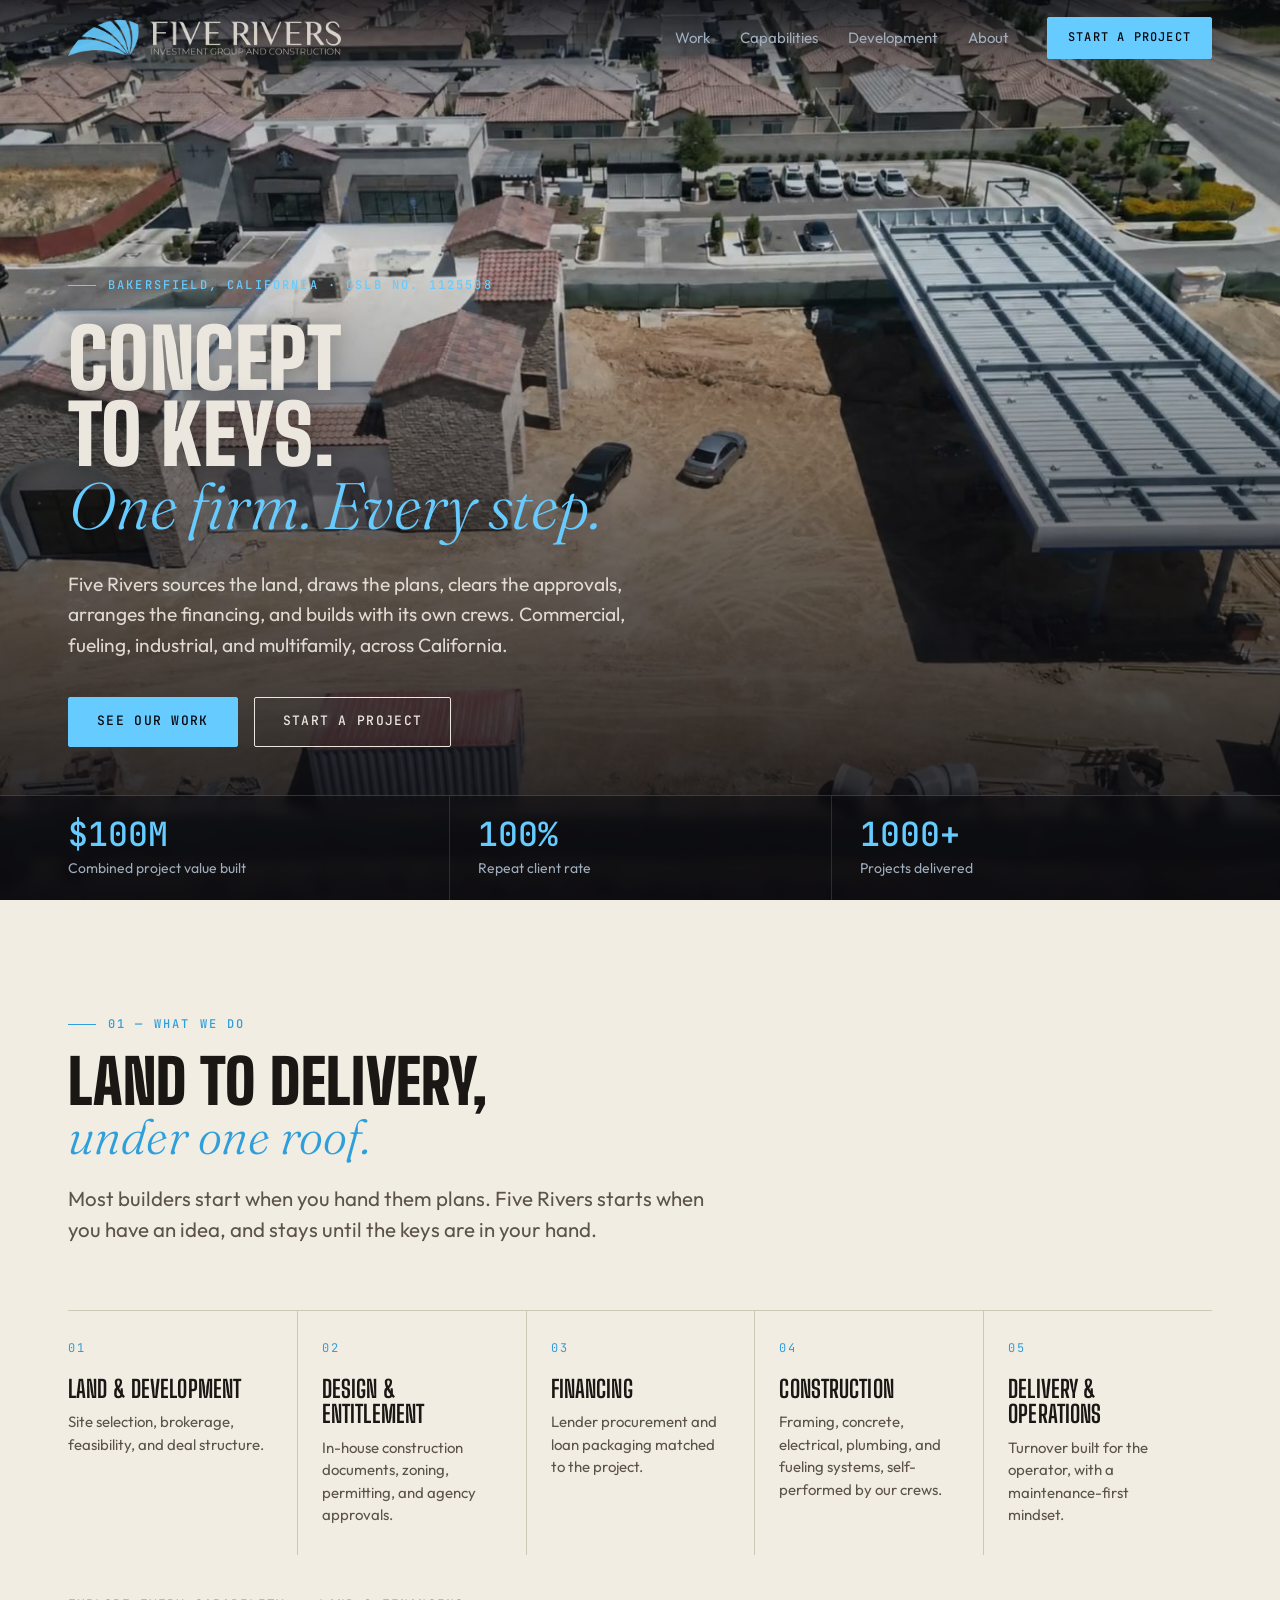
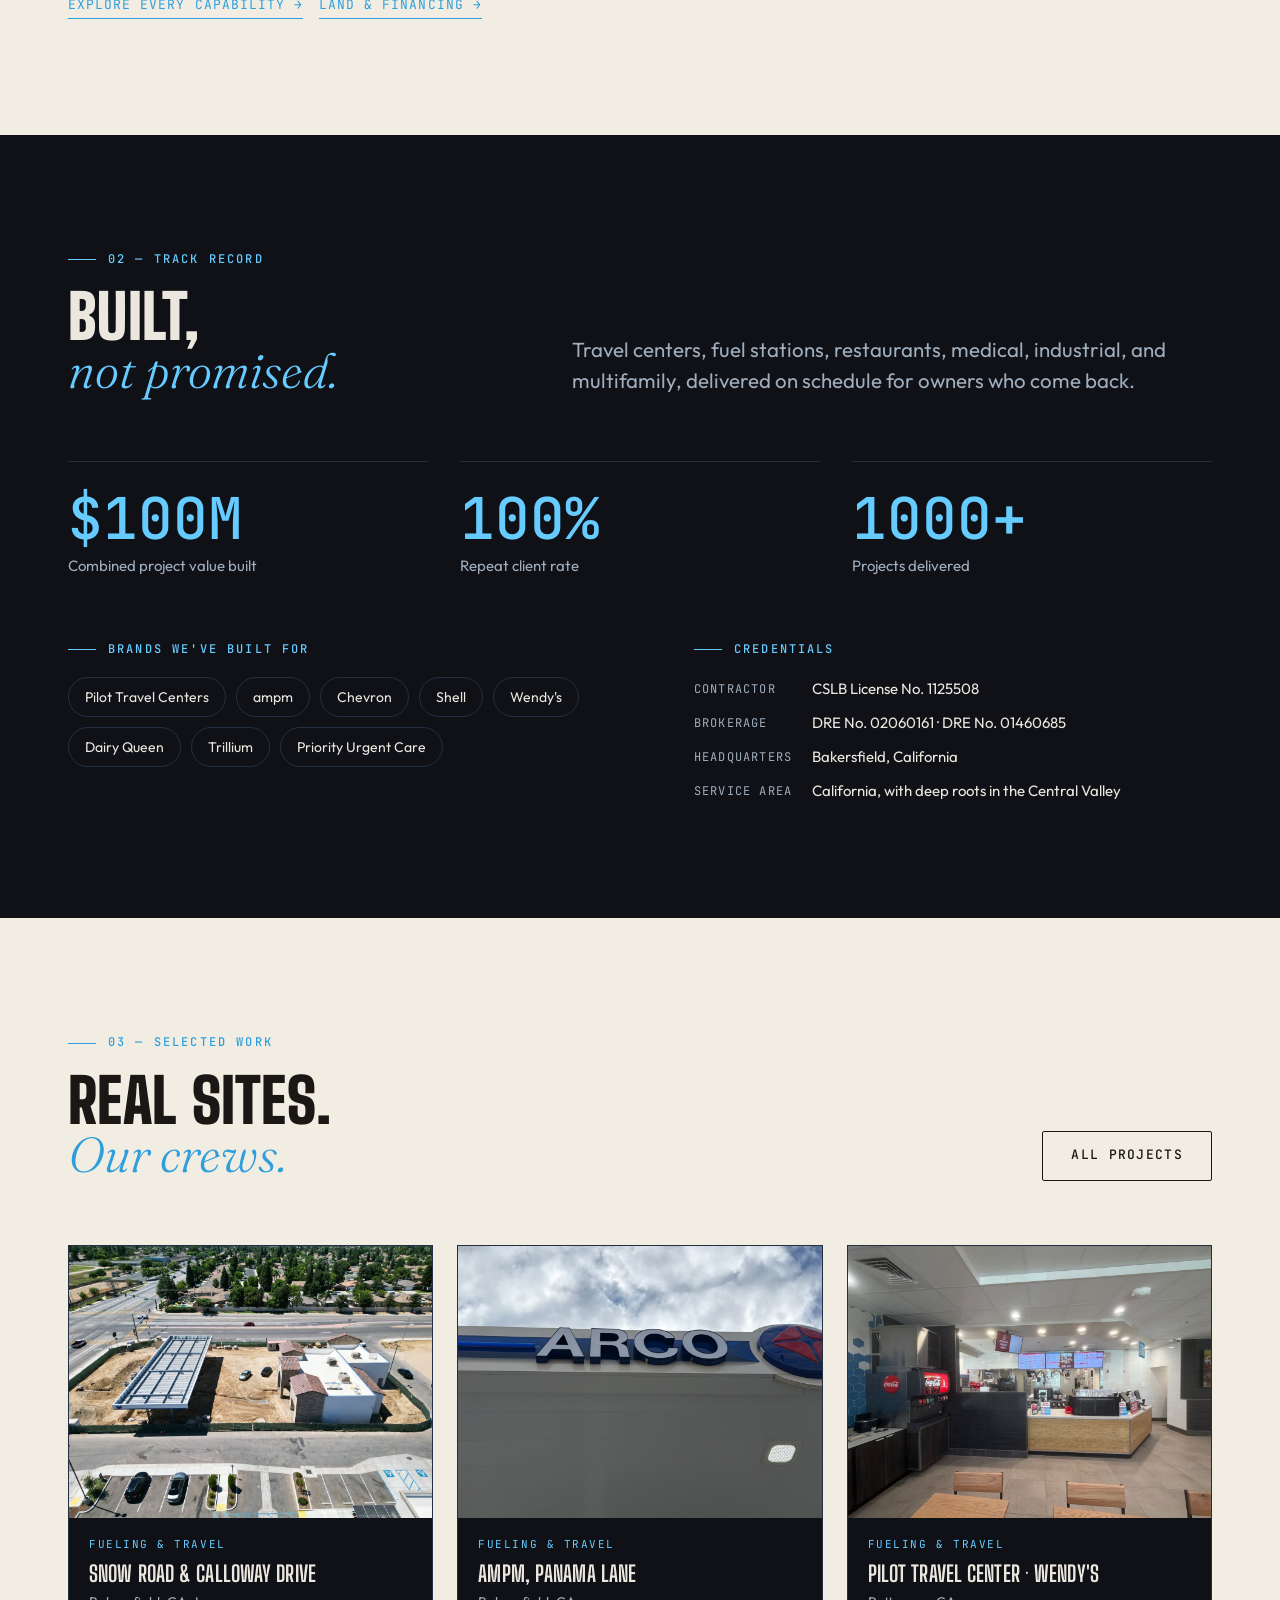
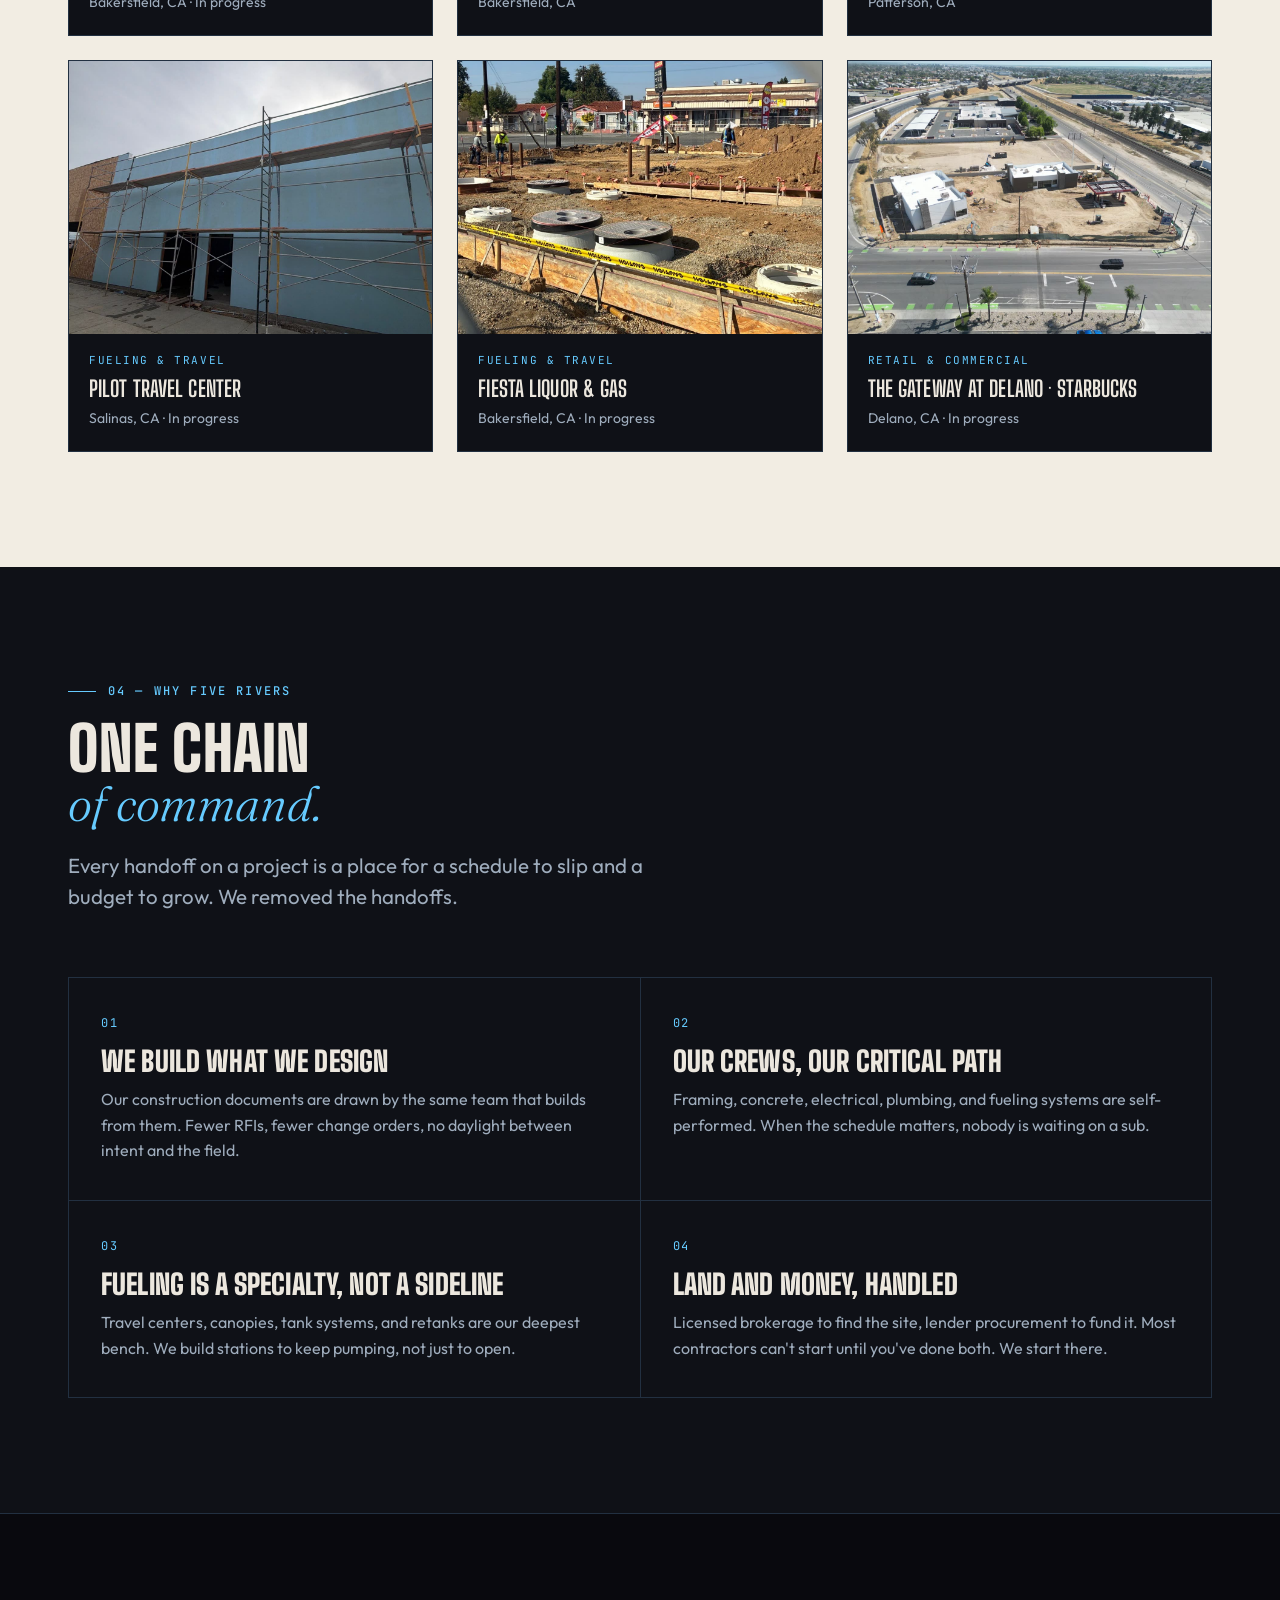
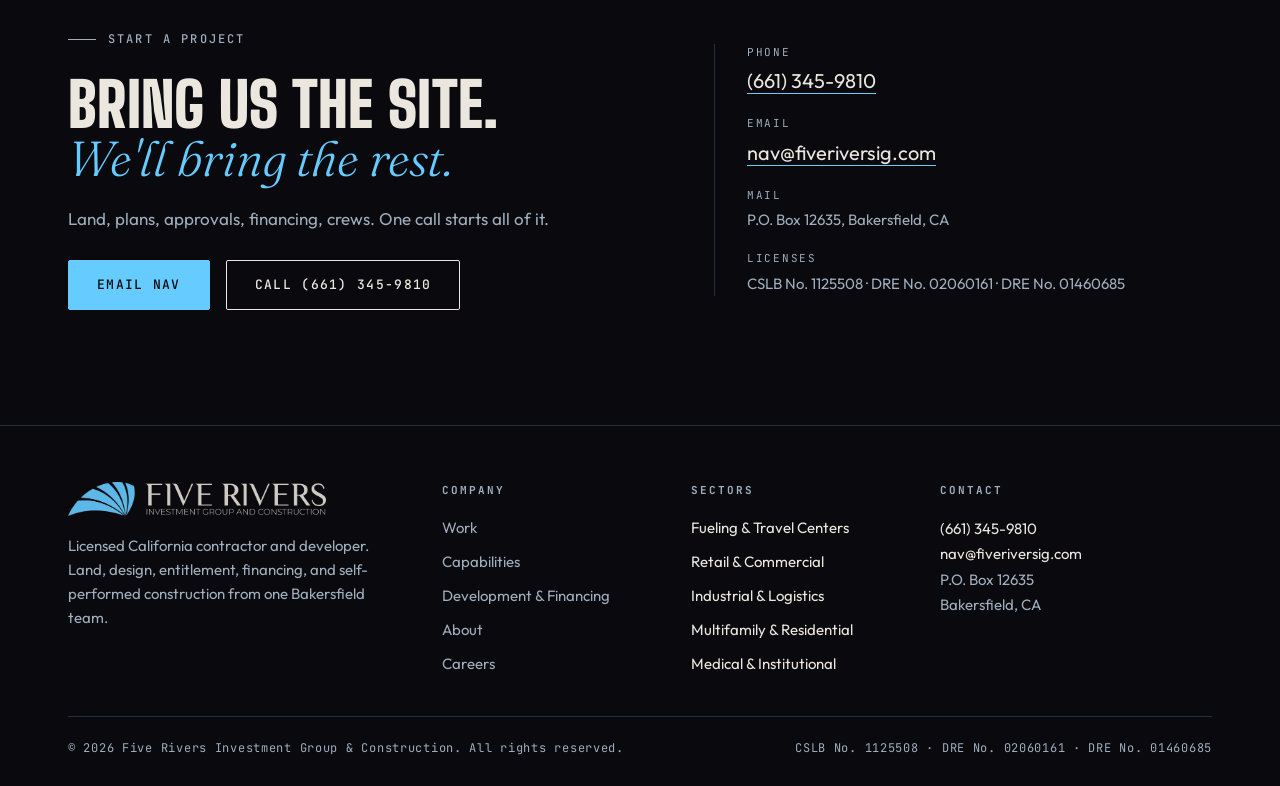
<file: index.html>
<!DOCTYPE html>
<html lang="en">
<head>
  <meta charset="UTF-8">
  <meta name="viewport" content="width=device-width, initial-scale=1">
  <title>Five Rivers Investment Group & Construction — Bakersfield, California</title>
  <meta name="description" content="Five Rivers is a licensed California contractor and developer that sources land, designs, entitles, finances, and builds commercial, fueling, industrial, and multifamily projects with its own crews.">
  <link rel="canonical" href="https://fiveriversig.com/">
  <meta property="og:type" content="website">
  <meta property="og:site_name" content="Five Rivers Investment Group & Construction">
  <meta property="og:title" content="Five Rivers — Concept to Keys. One Firm.">
  <meta property="og:description" content="Land, design, entitlement, financing, and self-performed construction from one Bakersfield team. CSLB No. 1125508.">
  <meta property="og:url" content="https://fiveriversig.com/">
  <meta property="og:image" content="https://fiveriversig.com/media/og-image.jpg">
  <meta name="twitter:card" content="summary_large_image">
  <meta name="theme-color" content="#09090E">
  <link rel="icon" type="image/png" sizes="32x32" href="brand/images/favicons/favicon-32.png">
  <link rel="icon" type="image/png" sizes="16x16" href="brand/images/favicons/favicon-16.png">
  <link rel="apple-touch-icon" sizes="180x180" href="brand/images/favicons/apple-touch-icon-180.png">
  <link rel="manifest" href="site.webmanifest">
  <link rel="preconnect" href="https://fonts.googleapis.com">
  <link rel="preconnect" href="https://fonts.gstatic.com" crossorigin>
  <link href="https://fonts.googleapis.com/css2?family=Big+Shoulders+Display:wght@700;900&family=Fraunces:ital,opsz,wght@1,9..144,300&family=Outfit:wght@400;500&family=JetBrains+Mono:wght@500&display=swap" rel="stylesheet">
  <link rel="stylesheet" href="styles.css">
  <script>document.documentElement.classList.add('js');</script>
  <script type="application/ld+json">
  {"@context":"https://schema.org","@type":"GeneralContractor","name":"Five Rivers Investment Group & Construction","url":"https://fiveriversig.com/","telephone":"+1-661-345-9810","email":"nav@fiveriversig.com","image":"https://fiveriversig.com/media/og-image.jpg","address":{"@type":"PostalAddress","postOfficeBoxNumber":"12635","addressLocality":"Bakersfield","addressRegion":"CA","addressCountry":"US"},"areaServed":{"@type":"State","name":"California"},"identifier":[{"@type":"PropertyValue","propertyID":"CSLB","value":"1125508"},{"@type":"PropertyValue","propertyID":"DRE","value":"02060161"},{"@type":"PropertyValue","propertyID":"DRE","value":"01460685"}]}
  </script>
</head>
<body>

  <a class="skip-link" href="#main">Skip to content</a>

  <header class="site-header">
    <div class="container site-header__inner">
      <a class="brand" href="index.html" aria-label="Five Rivers Investment Group & Construction — home">
        <img src="media/logo-reversed.png" srcset="media/logo-reversed.png 1x, media/logo-reversed@2x.png 2x" width="720" height="95" alt="Five Rivers Investment Group & Construction">
      </a>
      <nav class="site-nav" aria-label="Primary">
        <a href="work.html">Work</a>
        <a href="capabilities.html">Capabilities</a>
        <a href="development.html">Development</a>
        <a href="about.html">About</a>
        <a class="btn btn--primary btn--sm" href="#contact">Start a Project</a>
      </nav>
      <button class="menu-toggle" type="button" aria-expanded="false" aria-controls="mobile-nav" aria-label="Menu">
        <span></span><span></span><span></span>
      </button>
    </div>
  </header>
  <div id="mobile-nav" class="mobile-nav" hidden>
    <ul>
      <li><a href="index.html">Home</a></li>
      <li><a href="work.html">Work</a></li>
      <li><a href="capabilities.html">Capabilities</a></li>
      <li><a href="development.html">Development &amp; Financing</a></li>
      <li><a href="about.html">About</a></li>
    </ul>
    <div class="mobile-nav__contact">
      <a href="tel:+16613459810">(661) 345-9810</a>
      <a href="mailto:nav@fiveriversig.com">nav@fiveriversig.com</a>
      <span>CSLB No. 1125508 · DRE No. 02060161 · DRE No. 01460685</span>
    </div>
  </div>

  <main id="main">

    <!-- HERO -->
    <section class="hero">
      <img class="hero__poster" src="media/hero-poster.jpg" alt="" width="1920" height="1080" fetchpriority="high">
      <video class="hero__media" data-src="media/hero.mp4" data-src-mobile="media/hero-mobile.mp4" poster="media/hero-poster.jpg" muted loop playsinline preload="none" aria-hidden="true" tabindex="-1"></video>
      <div class="hero__scrim" aria-hidden="true"></div>
      <div class="container hero__content">
        <p class="eyebrow hero__eyebrow">Bakersfield, California · CSLB No. 1125508</p>
        <h1 class="hero__title">Concept<br>to Keys. <em>One firm. Every step.</em></h1>
        <p class="hero__lead">Five Rivers sources the land, draws the plans, clears the approvals, arranges the financing, and builds with its own crews. Commercial, fueling, industrial, and multifamily, across California.</p>
        <div class="actions">
          <a class="btn btn--primary" href="work.html">See Our Work</a>
          <a class="btn btn--outline" href="#contact">Start a Project</a>
        </div>
      </div>
      <div class="hero__stats">
        <div class="container">
          <div class="stat"><div class="stat__value">$100M</div><div class="stat__label">Combined project value built</div></div>
          <div class="stat"><div class="stat__value">100%</div><div class="stat__label">Repeat client rate</div></div>
          <div class="stat"><div class="stat__value">1000+</div><div class="stat__label">Projects delivered</div></div>
        </div>
      </div>
    </section>

    <!-- 01 WHAT WE DO -->
    <section class="section section--paper" aria-labelledby="what-title">
      <div class="container">
        <div class="section-head reveal">
          <p class="eyebrow">01 — What we do</p>
          <h2 class="h2" id="what-title">Land to delivery,<br><em>under one roof.</em></h2>
          <p class="section-head__intro">Most builders start when you hand them plans. Five Rivers starts when you have an idea, and stays until the keys are in your hand.</p>
        </div>
        <ol class="pipeline reveal">
          <li class="stage"><div class="stage__num">01</div><h3 class="stage__title">Land &amp; Development</h3><p class="stage__text">Site selection, brokerage, feasibility, and deal structure.</p></li>
          <li class="stage"><div class="stage__num">02</div><h3 class="stage__title">Design &amp; Entitlement</h3><p class="stage__text">In-house construction documents, zoning, permitting, and agency approvals.</p></li>
          <li class="stage"><div class="stage__num">03</div><h3 class="stage__title">Financing</h3><p class="stage__text">Lender procurement and loan packaging matched to the project.</p></li>
          <li class="stage"><div class="stage__num">04</div><h3 class="stage__title">Construction</h3><p class="stage__text">Framing, concrete, electrical, plumbing, and fueling systems, self-performed by our crews.</p></li>
          <li class="stage"><div class="stage__num">05</div><h3 class="stage__title">Delivery &amp; Operations</h3><p class="stage__text">Turnover built for the operator, with a maintenance-first mindset.</p></li>
        </ol>
        <div class="actions reveal">
          <a class="btn-link" href="capabilities.html">Explore every capability →</a>
          <a class="btn-link" href="development.html">Land &amp; financing →</a>
        </div>
      </div>
    </section>

    <!-- 02 PROOF -->
    <section class="section section--dark" aria-labelledby="proof-title">
      <div class="container">
        <div class="section-head section-head--split reveal">
          <div>
            <p class="eyebrow">02 — Track record</p>
            <h2 class="h2" id="proof-title">Built,<br><em>not promised.</em></h2>
          </div>
          <p class="section-head__intro">Travel centers, fuel stations, restaurants, medical, industrial, and multifamily, delivered on schedule for owners who come back.</p>
        </div>
        <div class="stats-row reveal">
          <div class="stat"><div class="stat__value">$100M</div><div class="stat__label">Combined project value built</div></div>
          <div class="stat"><div class="stat__value">100%</div><div class="stat__label">Repeat client rate</div></div>
          <div class="stat"><div class="stat__value">1000+</div><div class="stat__label">Projects delivered</div></div>
        </div>
        <div class="proof-grid reveal">
          <div>
            <p class="eyebrow">Brands we've built for</p>
            <ul class="clients">
              <li class="chip">Pilot Travel Centers</li>
              <li class="chip">ampm</li>
              <li class="chip">Chevron</li>
              <li class="chip">Shell</li>
              <li class="chip">Wendy's</li>
              <li class="chip">Dairy Queen</li>
              <li class="chip">Trillium</li>
              <li class="chip">Priority Urgent Care</li>
            </ul>
          </div>
          <div>
            <p class="eyebrow">Credentials</p>
            <dl class="specs">
              <dt>Contractor</dt><dd>CSLB License No. 1125508</dd>
              <dt>Brokerage</dt><dd>DRE No. 02060161 · DRE No. 01460685</dd>
              <dt>Headquarters</dt><dd>Bakersfield, California</dd>
              <dt>Service area</dt><dd>California, with deep roots in the Central Valley</dd>
            </dl>
          </div>
        </div>
      </div>
    </section>

    <!-- 03 SELECTED WORK -->
    <section class="section section--paper" aria-labelledby="work-title">
      <div class="container">
        <div class="section-head section-head--split reveal">
          <div>
            <p class="eyebrow">03 — Selected work</p>
            <h2 class="h2" id="work-title">Real sites.<br><em>Our crews.</em></h2>
          </div>
          <a class="btn btn--outline" href="work.html">All projects</a>
        </div>
        <div class="work-grid">
          <article class="work-card reveal">
            <div class="work-card__media"><img src="media/projects/snow-calloway.jpg" alt="Aerial view of the Snow Road and Calloway Drive fuel station and retail development in Bakersfield" loading="lazy"></div>
            <div class="work-card__body"><p class="work-card__sector">Fueling &amp; Travel</p><h3 class="work-card__title">Snow Road &amp; Calloway Drive</h3><p class="work-card__city">Bakersfield, CA · In progress</p></div>
          </article>
          <article class="work-card reveal">
            <div class="work-card__media"><img src="media/projects/ampm-panama.jpg" alt="New ampm fuel canopy on Panama Lane in Bakersfield" loading="lazy"></div>
            <div class="work-card__body"><p class="work-card__sector">Fueling &amp; Travel</p><h3 class="work-card__title">ampm, Panama Lane</h3><p class="work-card__city">Bakersfield, CA</p></div>
          </article>
          <article class="work-card reveal">
            <div class="work-card__media"><img src="media/projects/pilot-patterson.jpg" alt="Finished Wendy's dining room inside the Pilot Travel Center in Patterson" loading="lazy"></div>
            <div class="work-card__body"><p class="work-card__sector">Fueling &amp; Travel</p><h3 class="work-card__title">Pilot Travel Center · Wendy's</h3><p class="work-card__city">Patterson, CA</p></div>
          </article>
          <article class="work-card reveal">
            <div class="work-card__media"><img src="media/projects/pilot-salinas.jpg" alt="Exterior framing and sheathing at the Pilot Travel Center in Salinas" loading="lazy"></div>
            <div class="work-card__body"><p class="work-card__sector">Fueling &amp; Travel</p><h3 class="work-card__title">Pilot Travel Center</h3><p class="work-card__city">Salinas, CA · In progress</p></div>
          </article>
          <article class="work-card reveal">
            <div class="work-card__media"><img src="media/projects/fiesta-liquor-gas.jpg" alt="Five Rivers crew setting underground fuel tanks at Fiesta Liquor and Gas" loading="lazy"></div>
            <div class="work-card__body"><p class="work-card__sector">Fueling &amp; Travel</p><h3 class="work-card__title">Fiesta Liquor &amp; Gas</h3><p class="work-card__city">Bakersfield, CA · In progress</p></div>
          </article>
          <article class="work-card reveal">
            <div class="work-card__media"><img src="media/projects/delano-starbucks.jpg" alt="Aerial view of the Starbucks-anchored Gateway retail center at Highway 99 and County Line Road in Delano" loading="lazy"></div>
            <div class="work-card__body"><p class="work-card__sector">Retail &amp; Commercial</p><h3 class="work-card__title">The Gateway at Delano · Starbucks</h3><p class="work-card__city">Delano, CA · In progress</p></div>
          </article>
        </div>
      </div>
    </section>

    <!-- 04 WHY -->
    <section class="section section--dark" aria-labelledby="why-title">
      <div class="container">
        <div class="section-head reveal">
          <p class="eyebrow">04 — Why Five Rivers</p>
          <h2 class="h2" id="why-title">One chain<br><em>of command.</em></h2>
          <p class="section-head__intro">Every handoff on a project is a place for a schedule to slip and a budget to grow. We removed the handoffs.</p>
        </div>
        <div class="why-grid reveal">
          <div class="why"><div class="why__num">01</div><h3>We build what we design</h3><p>Our construction documents are drawn by the same team that builds from them. Fewer RFIs, fewer change orders, no daylight between intent and the field.</p></div>
          <div class="why"><div class="why__num">02</div><h3>Our crews, our critical path</h3><p>Framing, concrete, electrical, plumbing, and fueling systems are self-performed. When the schedule matters, nobody is waiting on a sub.</p></div>
          <div class="why"><div class="why__num">03</div><h3>Fueling is a specialty, not a sideline</h3><p>Travel centers, canopies, tank systems, and retanks are our deepest bench. We build stations to keep pumping, not just to open.</p></div>
          <div class="why"><div class="why__num">04</div><h3>Land and money, handled</h3><p>Licensed brokerage to find the site, lender procurement to fund it. Most contractors can't start until you've done both. We start there.</p></div>
        </div>
      </div>
    </section>

  </main>

  <!-- CONTACT -->
  <section id="contact" class="section contact-band" aria-labelledby="contact-title">
    <div class="container">
      <div>
        <p class="eyebrow">Start a project</p>
        <h2 class="h2" id="contact-title">Bring us the site.<br><em>We'll bring the rest.</em></h2>
        <p>Land, plans, approvals, financing, crews. One call starts all of it.</p>
        <div class="actions">
          <a class="btn btn--primary" href="mailto:nav@fiveriversig.com?subject=New%20project">Email Nav</a>
          <a class="btn btn--outline" href="tel:+16613459810">Call (661) 345-9810</a>
        </div>
      </div>
      <dl class="contact-list">
        <div><dt>Phone</dt><dd><a href="tel:+16613459810">(661) 345-9810</a></dd></div>
        <div><dt>Email</dt><dd><a href="mailto:nav@fiveriversig.com">nav@fiveriversig.com</a></dd></div>
        <div><dt>Mail</dt><dd class="small">P.O. Box 12635, Bakersfield, CA</dd></div>
        <div><dt>Licenses</dt><dd class="small">CSLB No. 1125508 · DRE No. 02060161 · DRE No. 01460685</dd></div>
      </dl>
    </div>
  </section>

  <footer class="site-footer">
    <div class="container">
      <div class="site-footer__grid">
        <div class="site-footer__brand">
          <img src="media/logo-reversed.png" srcset="media/logo-reversed.png 1x, media/logo-reversed@2x.png 2x" width="720" height="95" alt="Five Rivers Investment Group & Construction">
          <p>Licensed California contractor and developer. Land, design, entitlement, financing, and self-performed construction from one Bakersfield team.</p>
        </div>
        <div>
          <h4>Company</h4>
          <ul>
            <li><a href="work.html">Work</a></li>
            <li><a href="capabilities.html">Capabilities</a></li>
            <li><a href="development.html">Development &amp; Financing</a></li>
            <li><a href="about.html">About</a></li>
            <li><a href="about.html#careers">Careers</a></li>
          </ul>
        </div>
        <div>
          <h4>Sectors</h4>
          <ul>
            <li>Fueling &amp; Travel Centers</li>
            <li>Retail &amp; Commercial</li>
            <li>Industrial &amp; Logistics</li>
            <li>Multifamily &amp; Residential</li>
            <li>Medical &amp; Institutional</li>
          </ul>
        </div>
        <div>
          <h4>Contact</h4>
          <address>
            <a href="tel:+16613459810">(661) 345-9810</a><br>
            <a href="mailto:nav@fiveriversig.com">nav@fiveriversig.com</a><br>
            P.O. Box 12635<br>Bakersfield, CA
          </address>
        </div>
      </div>
      <div class="site-footer__legal">
        <span>© 2026 Five Rivers Investment Group &amp; Construction. All rights reserved.</span>
        <span>CSLB No. 1125508 · DRE No. 02060161 · DRE No. 01460685</span>
      </div>
    </div>
  </footer>

  <script src="script.js" defer></script>
</body>
</html>
</file>
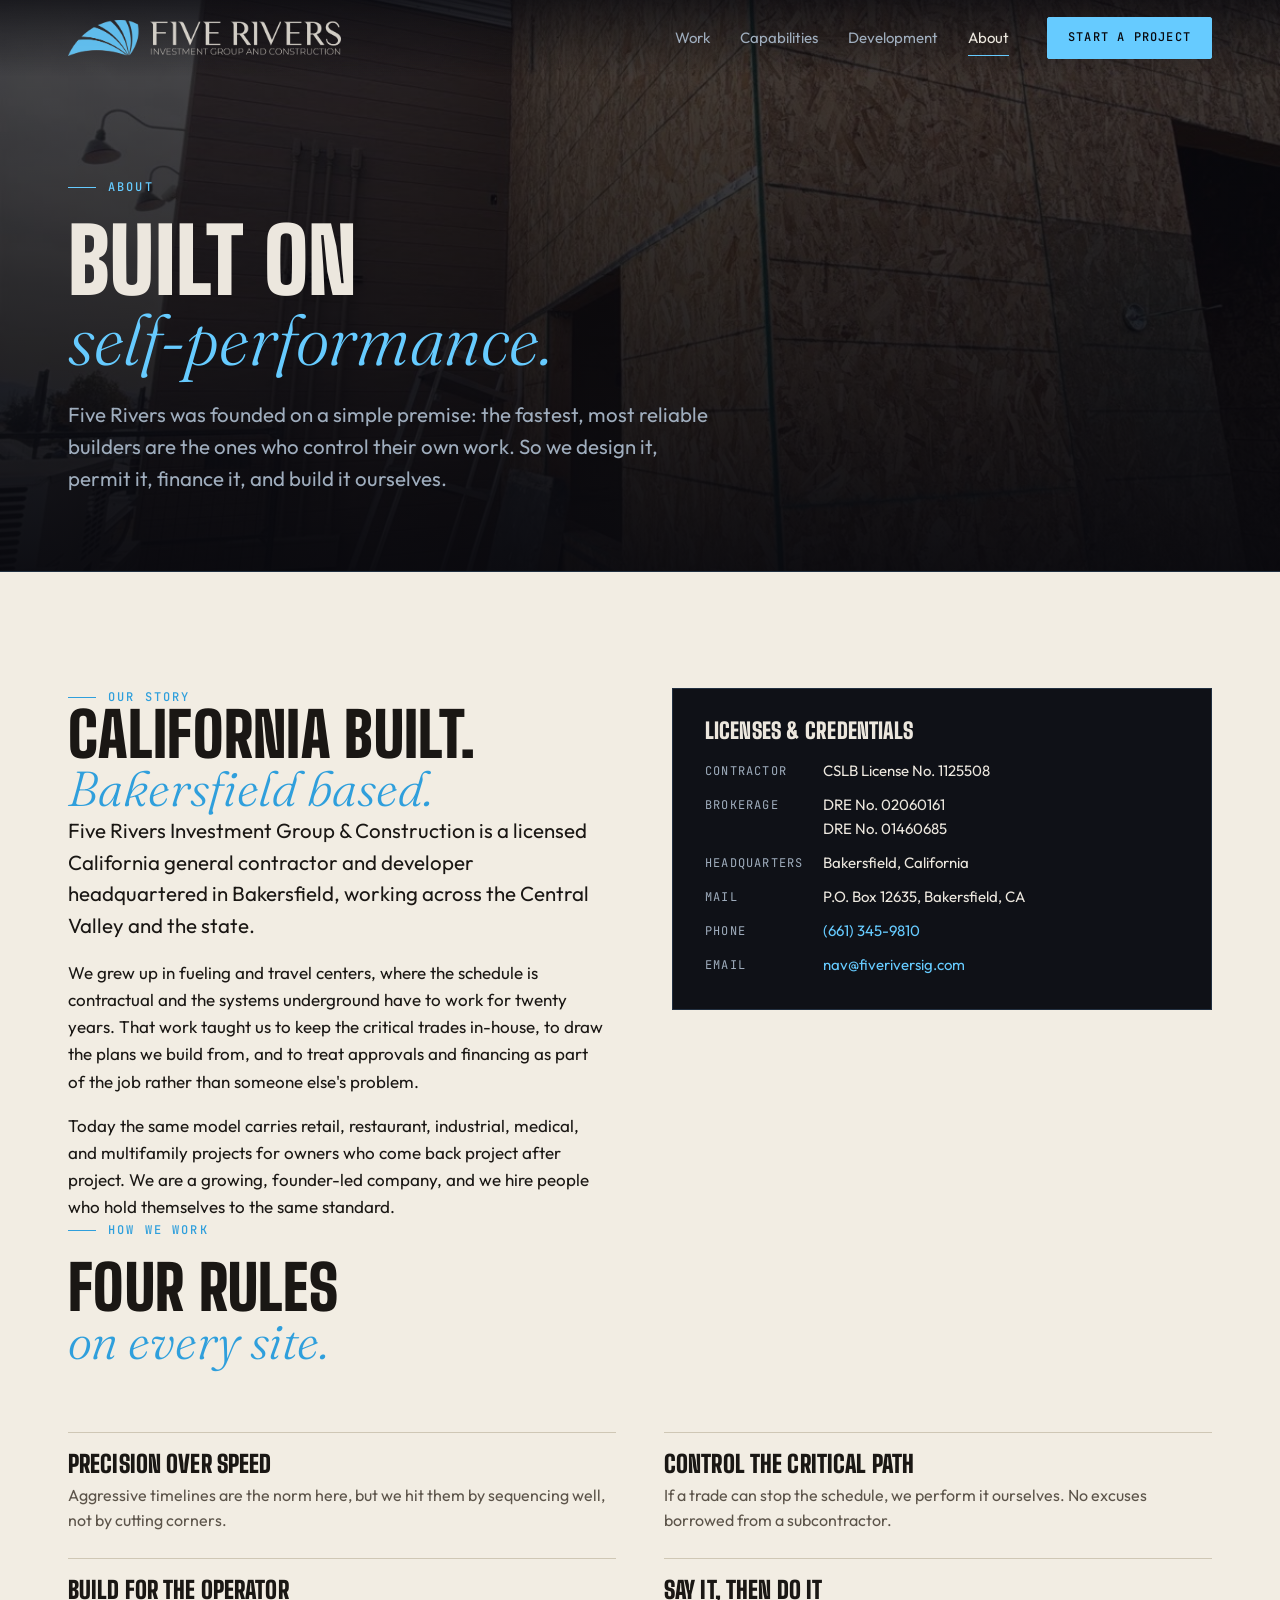
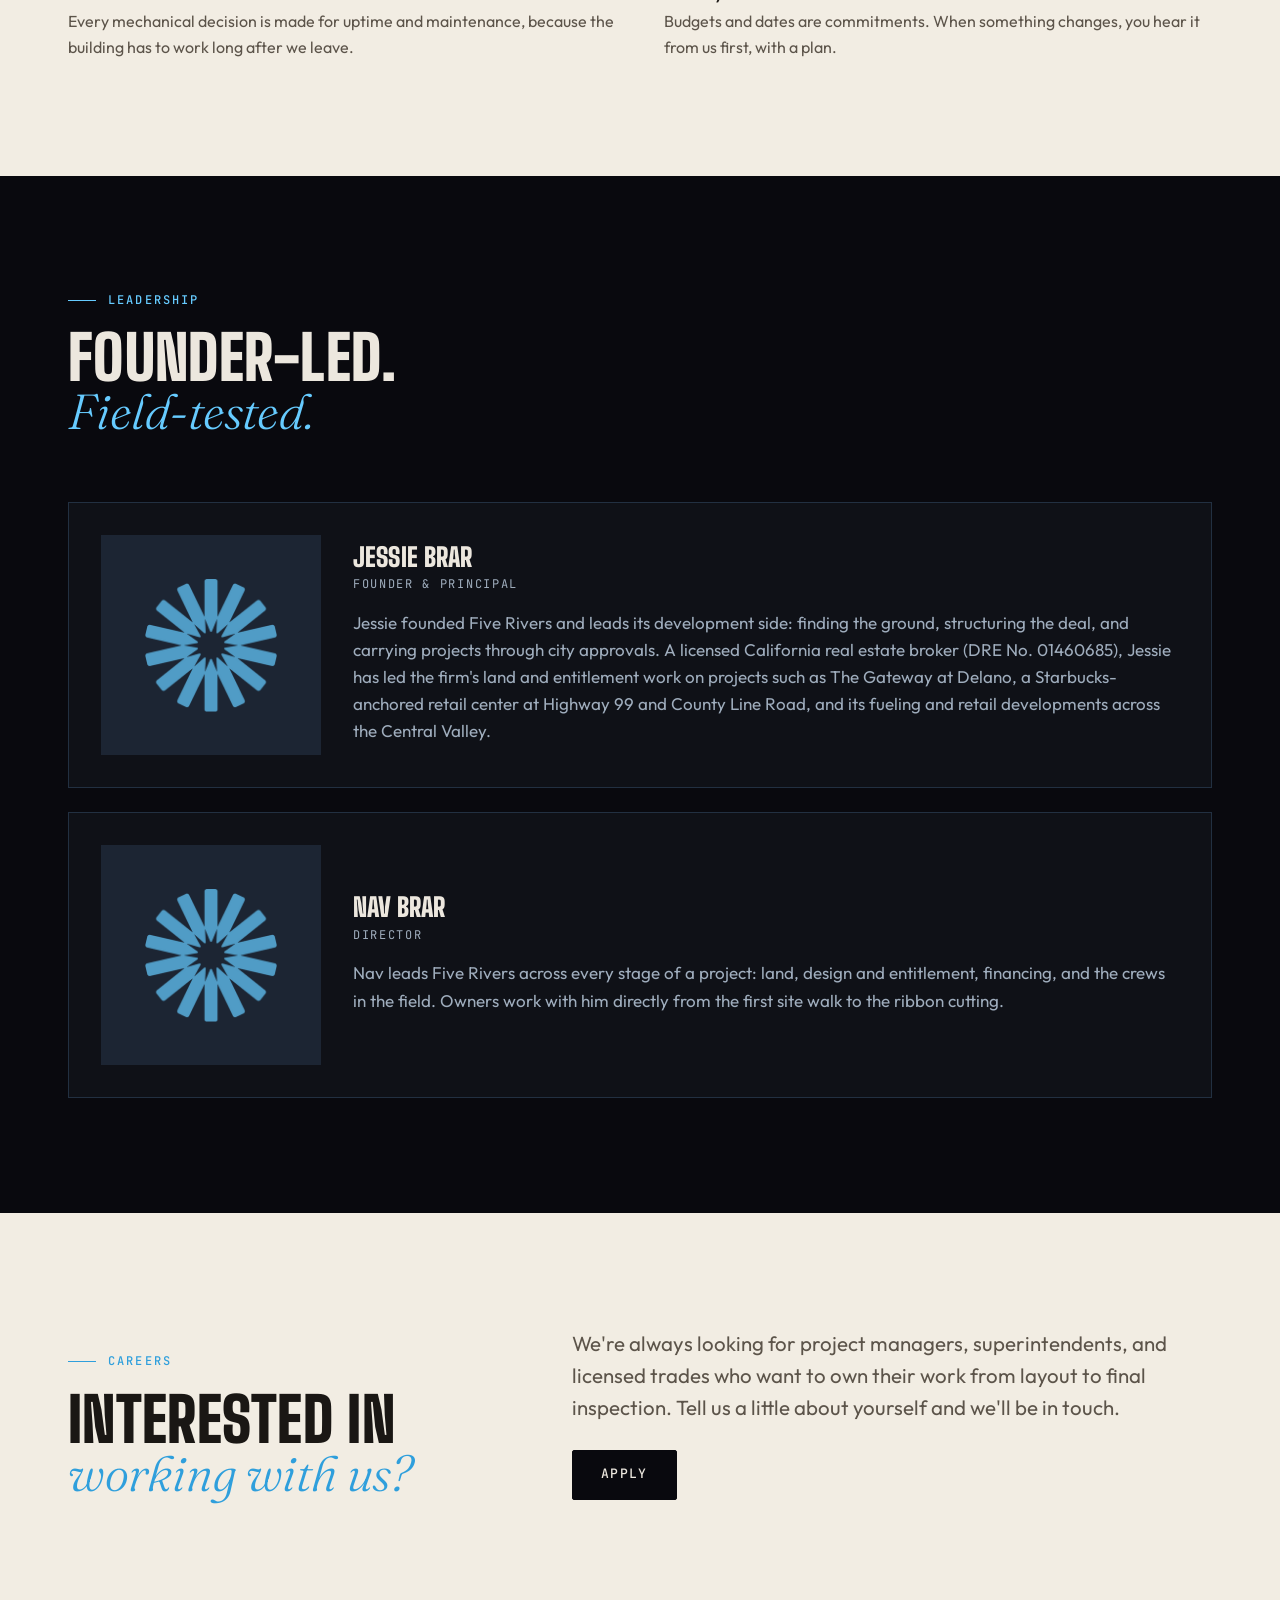
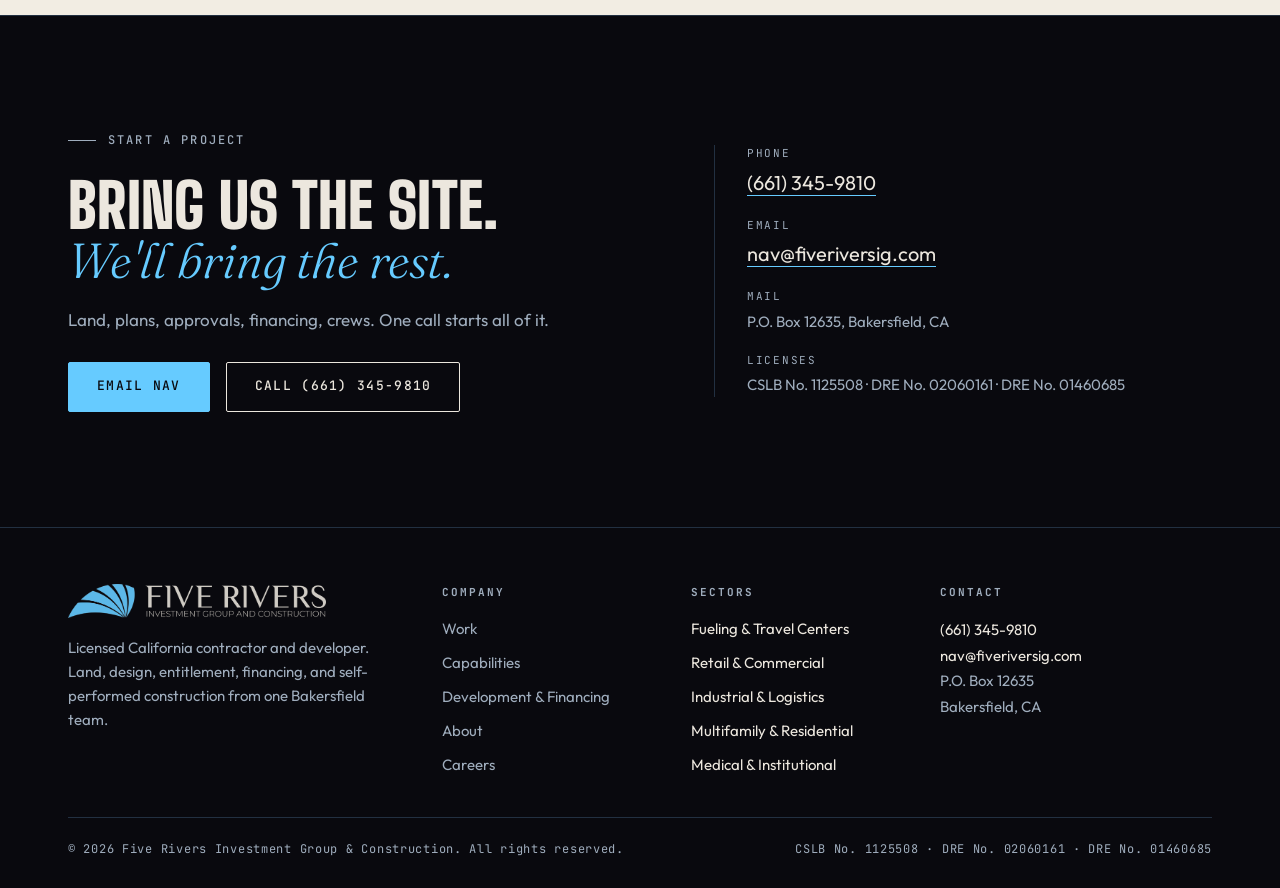
<file: about.html>
<!DOCTYPE html>
<html lang="en">
<head>
  <meta charset="UTF-8">
  <meta name="viewport" content="width=device-width, initial-scale=1">
  <title>About — Five Rivers Investment Group & Construction</title>
  <meta name="description" content="Five Rivers is a Bakersfield, California contractor and developer built on self-performance: our own crews, our own plans, our own accountability. CSLB No. 1125508. Now hiring.">
  <link rel="canonical" href="https://fiveriversig.com/about.html">
  <meta property="og:type" content="website">
  <meta property="og:site_name" content="Five Rivers Investment Group & Construction">
  <meta property="og:title" content="About — Five Rivers">
  <meta property="og:description" content="A Bakersfield contractor and developer built on self-performance. Licenses, principles, leadership, and open roles.">
  <meta property="og:url" content="https://fiveriversig.com/about.html">
  <meta property="og:image" content="https://fiveriversig.com/media/og-image.jpg">
  <meta name="twitter:card" content="summary_large_image">
  <meta name="theme-color" content="#09090E">
  <link rel="icon" type="image/png" sizes="32x32" href="brand/images/favicons/favicon-32.png">
  <link rel="icon" type="image/png" sizes="16x16" href="brand/images/favicons/favicon-16.png">
  <link rel="apple-touch-icon" sizes="180x180" href="brand/images/favicons/apple-touch-icon-180.png">
  <link rel="manifest" href="site.webmanifest">
  <link rel="preconnect" href="https://fonts.googleapis.com">
  <link rel="preconnect" href="https://fonts.gstatic.com" crossorigin>
  <link href="https://fonts.googleapis.com/css2?family=Big+Shoulders+Display:wght@700;900&family=Fraunces:ital,opsz,wght@1,9..144,300&family=Outfit:wght@400;500&family=JetBrains+Mono:wght@500&display=swap" rel="stylesheet">
  <link rel="stylesheet" href="styles.css">
  <script>document.documentElement.classList.add('js');</script>
</head>
<body>

  <a class="skip-link" href="#main">Skip to content</a>

  <header class="site-header">
    <div class="container site-header__inner">
      <a class="brand" href="index.html" aria-label="Five Rivers Investment Group & Construction — home">
        <img src="media/logo-reversed.png" srcset="media/logo-reversed.png 1x, media/logo-reversed@2x.png 2x" width="720" height="95" alt="Five Rivers Investment Group & Construction">
      </a>
      <nav class="site-nav" aria-label="Primary">
        <a href="work.html">Work</a>
        <a href="capabilities.html">Capabilities</a>
        <a href="development.html">Development</a>
        <a href="about.html">About</a>
        <a class="btn btn--primary btn--sm" href="#contact">Start a Project</a>
      </nav>
      <button class="menu-toggle" type="button" aria-expanded="false" aria-controls="mobile-nav" aria-label="Menu">
        <span></span><span></span><span></span>
      </button>
    </div>
  </header>
  <div id="mobile-nav" class="mobile-nav" hidden>
    <ul>
      <li><a href="index.html">Home</a></li>
      <li><a href="work.html">Work</a></li>
      <li><a href="capabilities.html">Capabilities</a></li>
      <li><a href="development.html">Development &amp; Financing</a></li>
      <li><a href="about.html">About</a></li>
    </ul>
    <div class="mobile-nav__contact">
      <a href="tel:+16613459810">(661) 345-9810</a>
      <a href="mailto:nav@fiveriversig.com">nav@fiveriversig.com</a>
      <span>CSLB No. 1125508 · DRE No. 02060161 · DRE No. 01460685</span>
    </div>
  </div>

  <main id="main">

    <section class="page-hero page-hero--image">
      <img src="media/projects/construction-framing.jpg" alt="" width="1200" height="900">
      <div class="container">
        <p class="eyebrow">About</p>
        <h1>Built on<br><em>self-performance.</em></h1>
        <p class="lead">Five Rivers was founded on a simple premise: the fastest, most reliable builders are the ones who control their own work. So we design it, permit it, finance it, and build it ourselves.</p>
      </div>
    </section>

    <section class="section section--paper" aria-labelledby="story-title">
      <div class="container">
        <div class="feature">
          <div class="prose reveal">
            <p class="eyebrow">Our story</p>
            <h2 class="h2" id="story-title">California built.<br><em>Bakersfield based.</em></h2>
            <p class="lead">Five Rivers Investment Group &amp; Construction is a licensed California general contractor and developer headquartered in Bakersfield, working across the Central Valley and the state.</p>
            <p>We grew up in fueling and travel centers, where the schedule is contractual and the systems underground have to work for twenty years. That work taught us to keep the critical trades in-house, to draw the plans we build from, and to treat approvals and financing as part of the job rather than someone else's problem.</p>
            <p>Today the same model carries retail, restaurant, industrial, medical, and multifamily projects for owners who come back project after project. We are a growing, founder-led company, and we hire people who hold themselves to the same standard.</p>
          </div>
          <aside class="feature__aside reveal">
            <h3>Licenses &amp; credentials</h3>
            <dl class="specs">
              <dt>Contractor</dt><dd>CSLB License No. 1125508</dd>
              <dt>Brokerage</dt><dd>DRE No. 02060161<br>DRE No. 01460685</dd>
              <dt>Headquarters</dt><dd>Bakersfield, California</dd>
              <dt>Mail</dt><dd>P.O. Box 12635, Bakersfield, CA</dd>
              <dt>Phone</dt><dd><a href="tel:+16613459810">(661) 345-9810</a></dd>
              <dt>Email</dt><dd><a href="mailto:nav@fiveriversig.com">nav@fiveriversig.com</a></dd>
            </dl>
          </aside>
        </div>

        <div class="section-head reveal" id="principles-head">
          <p class="eyebrow">How we work</p>
          <h2 class="h2">Four rules<br><em>on every site.</em></h2>
        </div>
        <div class="principles reveal">
          <div class="principle"><h3>Precision over speed</h3><p>Aggressive timelines are the norm here, but we hit them by sequencing well, not by cutting corners.</p></div>
          <div class="principle"><h3>Control the critical path</h3><p>If a trade can stop the schedule, we perform it ourselves. No excuses borrowed from a subcontractor.</p></div>
          <div class="principle"><h3>Build for the operator</h3><p>Every mechanical decision is made for uptime and maintenance, because the building has to work long after we leave.</p></div>
          <div class="principle"><h3>Say it, then do it</h3><p>Budgets and dates are commitments. When something changes, you hear it from us first, with a plan.</p></div>
        </div>
      </div>
    </section>

    <section class="section section--black" aria-labelledby="leadership-title">
      <div class="container">
        <div class="section-head reveal">
          <p class="eyebrow">Leadership</p>
          <h2 class="h2" id="leadership-title">Founder-led.<br><em>Field-tested.</em></h2>
        </div>
        <div class="leaders">
          <div class="leader reveal">
            <div class="leader__photo"><img src="brand/images/five-rivers-icon-transparent.png" alt="" width="270" height="272"></div>
            <div>
              <h3>Jessie Brar</h3>
              <p class="leader__role">Founder &amp; Principal</p>
              <p>Jessie founded Five Rivers and leads its development side: finding the ground, structuring the deal, and carrying projects through city approvals. A licensed California real estate broker (DRE No. 01460685), Jessie has led the firm's land and entitlement work on projects such as The Gateway at Delano, a Starbucks-anchored retail center at Highway 99 and County Line Road, and its fueling and retail developments across the Central Valley.</p>
            </div>
          </div>
          <div class="leader reveal">
            <div class="leader__photo"><img src="brand/images/five-rivers-icon-transparent.png" alt="" width="270" height="272"></div>
            <div>
              <h3>Nav Brar</h3>
              <p class="leader__role">Director</p>
              <p>Nav leads Five Rivers across every stage of a project: land, design and entitlement, financing, and the crews in the field. Owners work with him directly from the first site walk to the ribbon cutting.</p>
            </div>
          </div>
        </div>
      </div>
    </section>

    <section class="section section--paper" id="careers" aria-labelledby="careers-title">
      <div class="container">
        <div class="section-head section-head--split careers-head reveal">
          <div>
            <p class="eyebrow">Careers</p>
            <h2 class="h2" id="careers-title">Interested in<br><em>working with us?</em></h2>
          </div>
          <div class="careers__cta">
            <p class="section-head__intro">We're always looking for project managers, superintendents, and licensed trades who want to own their work from layout to final inspection. Tell us a little about yourself and we'll be in touch.</p>
            <a class="btn btn--dark" id="apply-toggle" href="#apply" aria-controls="apply" aria-expanded="false">Apply</a>
          </div>
        </div>

        <div class="apply" id="apply">
          <h3 class="apply__title">General application</h3>
          <p class="apply__lead">No open posting required. Tell us what you do, and we'll reach out when there's a fit.</p>
          <form class="apply__form" id="apply-form" action="https://formsubmit.co/nav@fiveriversig.com" method="POST">
            <input type="hidden" name="_subject" value="Job application from fiveriversig.com">
            <input type="hidden" name="_template" value="table">
            <input type="hidden" name="_captcha" value="false">
            <div class="apply__honey" aria-hidden="true"><label for="apply-company">Company</label><input type="text" id="apply-company" name="_honey" tabindex="-1" autocomplete="off"></div>
            <div class="field">
              <label for="apply-name">Full name</label>
              <input type="text" id="apply-name" name="name" required autocomplete="name">
            </div>
            <div class="field">
              <label for="apply-email">Email</label>
              <input type="email" id="apply-email" name="email" required autocomplete="email">
            </div>
            <div class="field">
              <label for="apply-phone">Phone <span class="field__opt">optional</span></label>
              <input type="tel" id="apply-phone" name="phone" autocomplete="tel">
            </div>
            <div class="field">
              <label for="apply-role">Role or trade you're interested in</label>
              <input type="text" id="apply-role" name="role" placeholder="Superintendent, electrician, project manager…" autocomplete="organization-title">
            </div>
            <div class="field field--full">
              <label for="apply-about">Tell us about yourself</label>
              <textarea id="apply-about" name="message" rows="5" placeholder="Your experience, licenses or certifications, and where you're based."></textarea>
            </div>
            <div class="field field--full">
              <label for="apply-link">Resume or LinkedIn link <span class="field__opt">optional</span></label>
              <input type="url" id="apply-link" name="resume_link" placeholder="https://" autocomplete="url">
            </div>
            <div class="apply__footer">
              <button type="submit" class="btn btn--dark">Submit application</button>
              <p class="apply__note">Takes about two minutes. We read every application and reply to the ones that fit.</p>
            </div>
            <p class="form-status" role="status" aria-live="polite"></p>
          </form>
          <div class="apply__done" tabindex="-1" hidden>
            <p class="eyebrow">Received</p>
            <h3 class="apply__done-title">Thanks. We've got it.</h3>
            <p class="apply__done-text">We'll reach out at <span class="apply__done-email"></span> if there's a fit.</p>
          </div>
        </div>
      </div>
    </section>

  </main>

  <section id="contact" class="section contact-band" aria-labelledby="contact-title">
    <div class="container">
      <div>
        <p class="eyebrow">Start a project</p>
        <h2 class="h2" id="contact-title">Bring us the site.<br><em>We'll bring the rest.</em></h2>
        <p>Land, plans, approvals, financing, crews. One call starts all of it.</p>
        <div class="actions">
          <a class="btn btn--primary" href="mailto:nav@fiveriversig.com?subject=New%20project">Email Nav</a>
          <a class="btn btn--outline" href="tel:+16613459810">Call (661) 345-9810</a>
        </div>
      </div>
      <dl class="contact-list">
        <div><dt>Phone</dt><dd><a href="tel:+16613459810">(661) 345-9810</a></dd></div>
        <div><dt>Email</dt><dd><a href="mailto:nav@fiveriversig.com">nav@fiveriversig.com</a></dd></div>
        <div><dt>Mail</dt><dd class="small">P.O. Box 12635, Bakersfield, CA</dd></div>
        <div><dt>Licenses</dt><dd class="small">CSLB No. 1125508 · DRE No. 02060161 · DRE No. 01460685</dd></div>
      </dl>
    </div>
  </section>

  <footer class="site-footer">
    <div class="container">
      <div class="site-footer__grid">
        <div class="site-footer__brand">
          <img src="media/logo-reversed.png" srcset="media/logo-reversed.png 1x, media/logo-reversed@2x.png 2x" width="720" height="95" alt="Five Rivers Investment Group & Construction">
          <p>Licensed California contractor and developer. Land, design, entitlement, financing, and self-performed construction from one Bakersfield team.</p>
        </div>
        <div>
          <h4>Company</h4>
          <ul>
            <li><a href="work.html">Work</a></li>
            <li><a href="capabilities.html">Capabilities</a></li>
            <li><a href="development.html">Development &amp; Financing</a></li>
            <li><a href="about.html">About</a></li>
            <li><a href="about.html#careers">Careers</a></li>
          </ul>
        </div>
        <div>
          <h4>Sectors</h4>
          <ul>
            <li>Fueling &amp; Travel Centers</li>
            <li>Retail &amp; Commercial</li>
            <li>Industrial &amp; Logistics</li>
            <li>Multifamily &amp; Residential</li>
            <li>Medical &amp; Institutional</li>
          </ul>
        </div>
        <div>
          <h4>Contact</h4>
          <address>
            <a href="tel:+16613459810">(661) 345-9810</a><br>
            <a href="mailto:nav@fiveriversig.com">nav@fiveriversig.com</a><br>
            P.O. Box 12635<br>Bakersfield, CA
          </address>
        </div>
      </div>
      <div class="site-footer__legal">
        <span>© 2026 Five Rivers Investment Group &amp; Construction. All rights reserved.</span>
        <span>CSLB No. 1125508 · DRE No. 02060161 · DRE No. 01460685</span>
      </div>
    </div>
  </footer>

  <script src="script.js" defer></script>
</body>
</html>
</file>
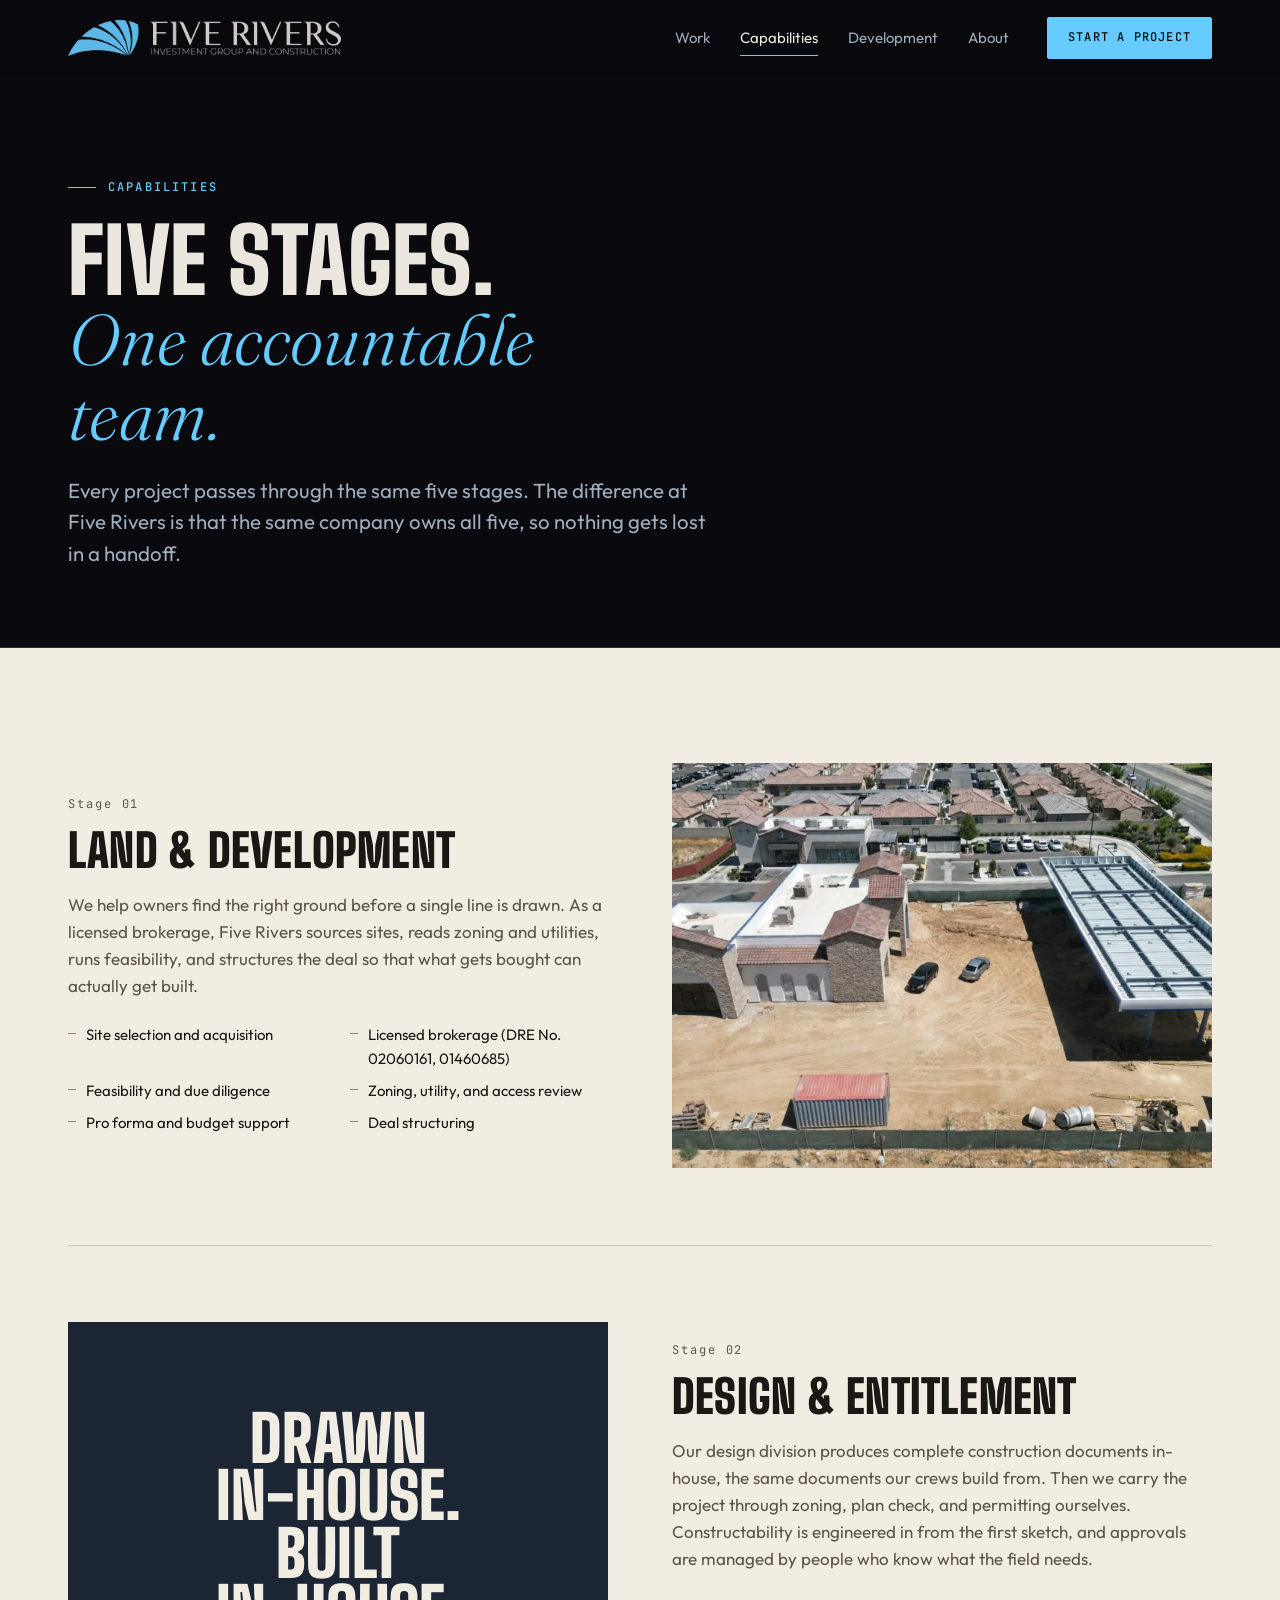
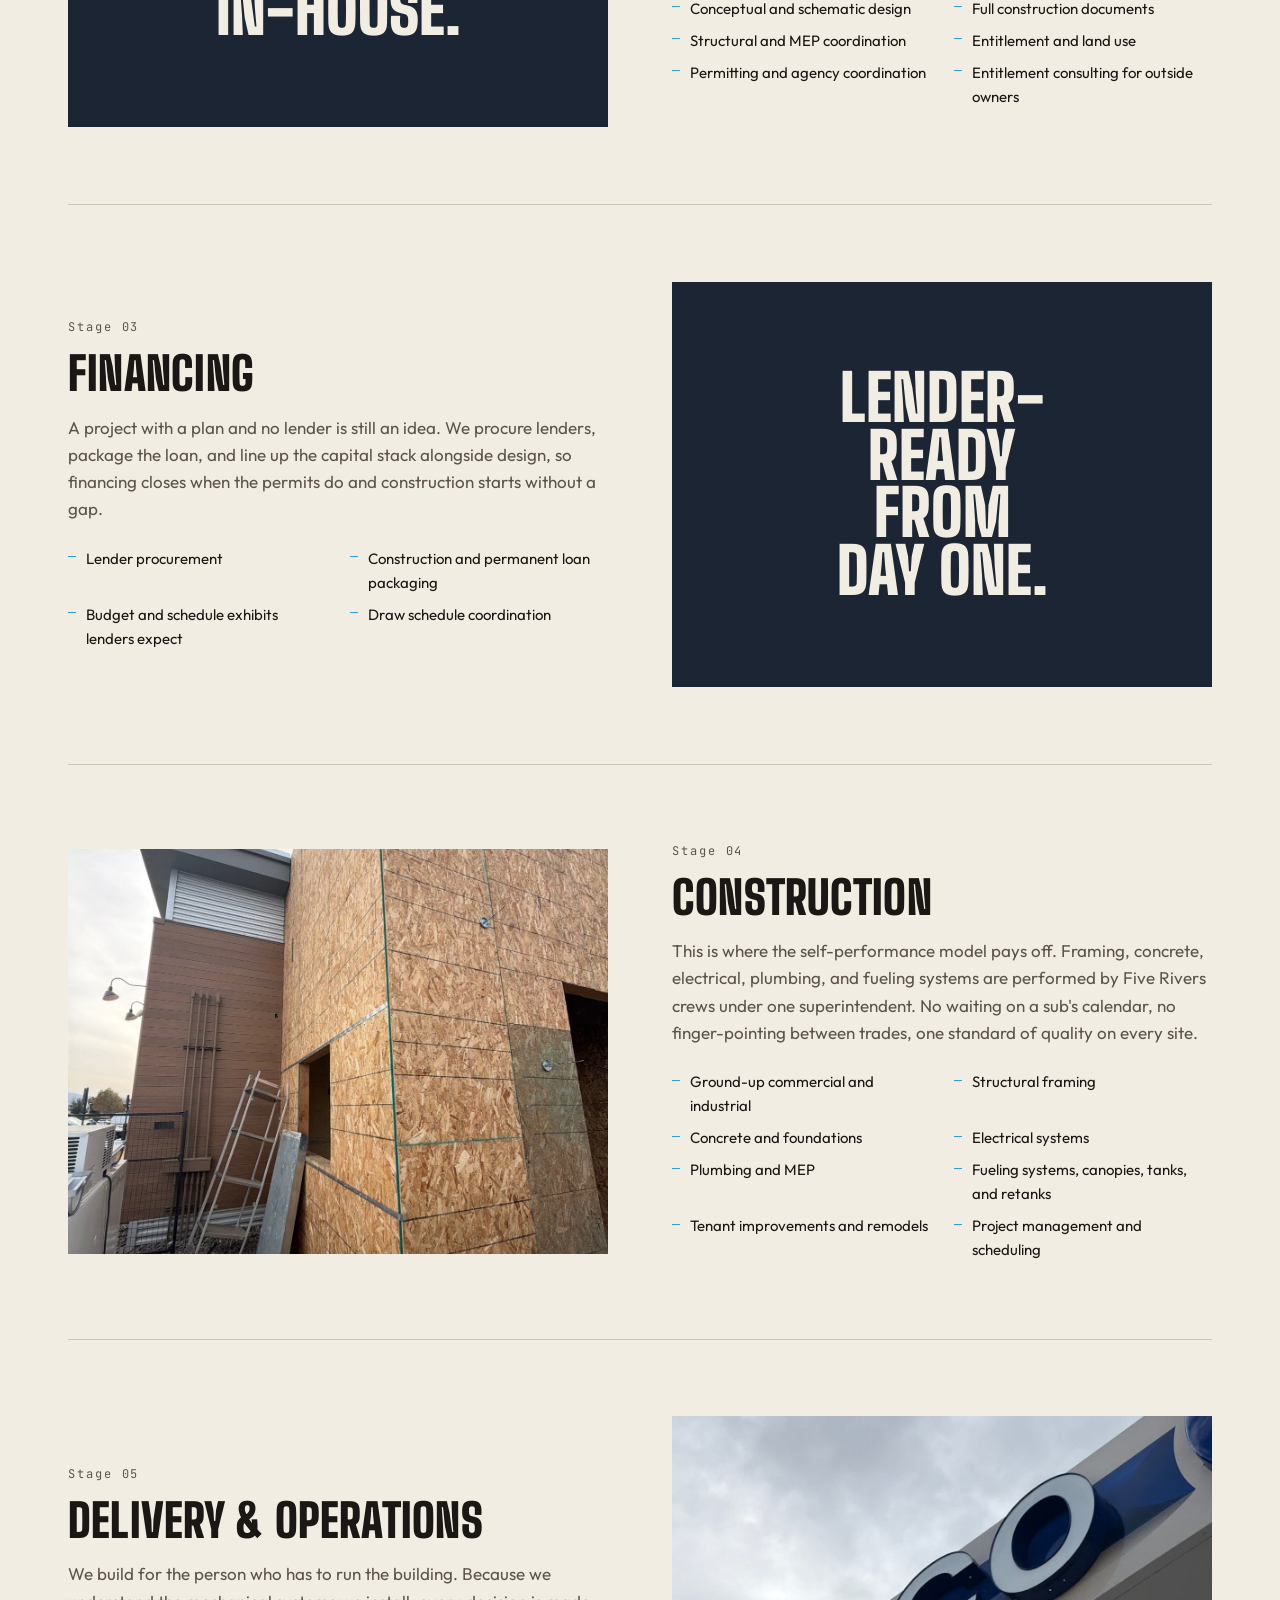
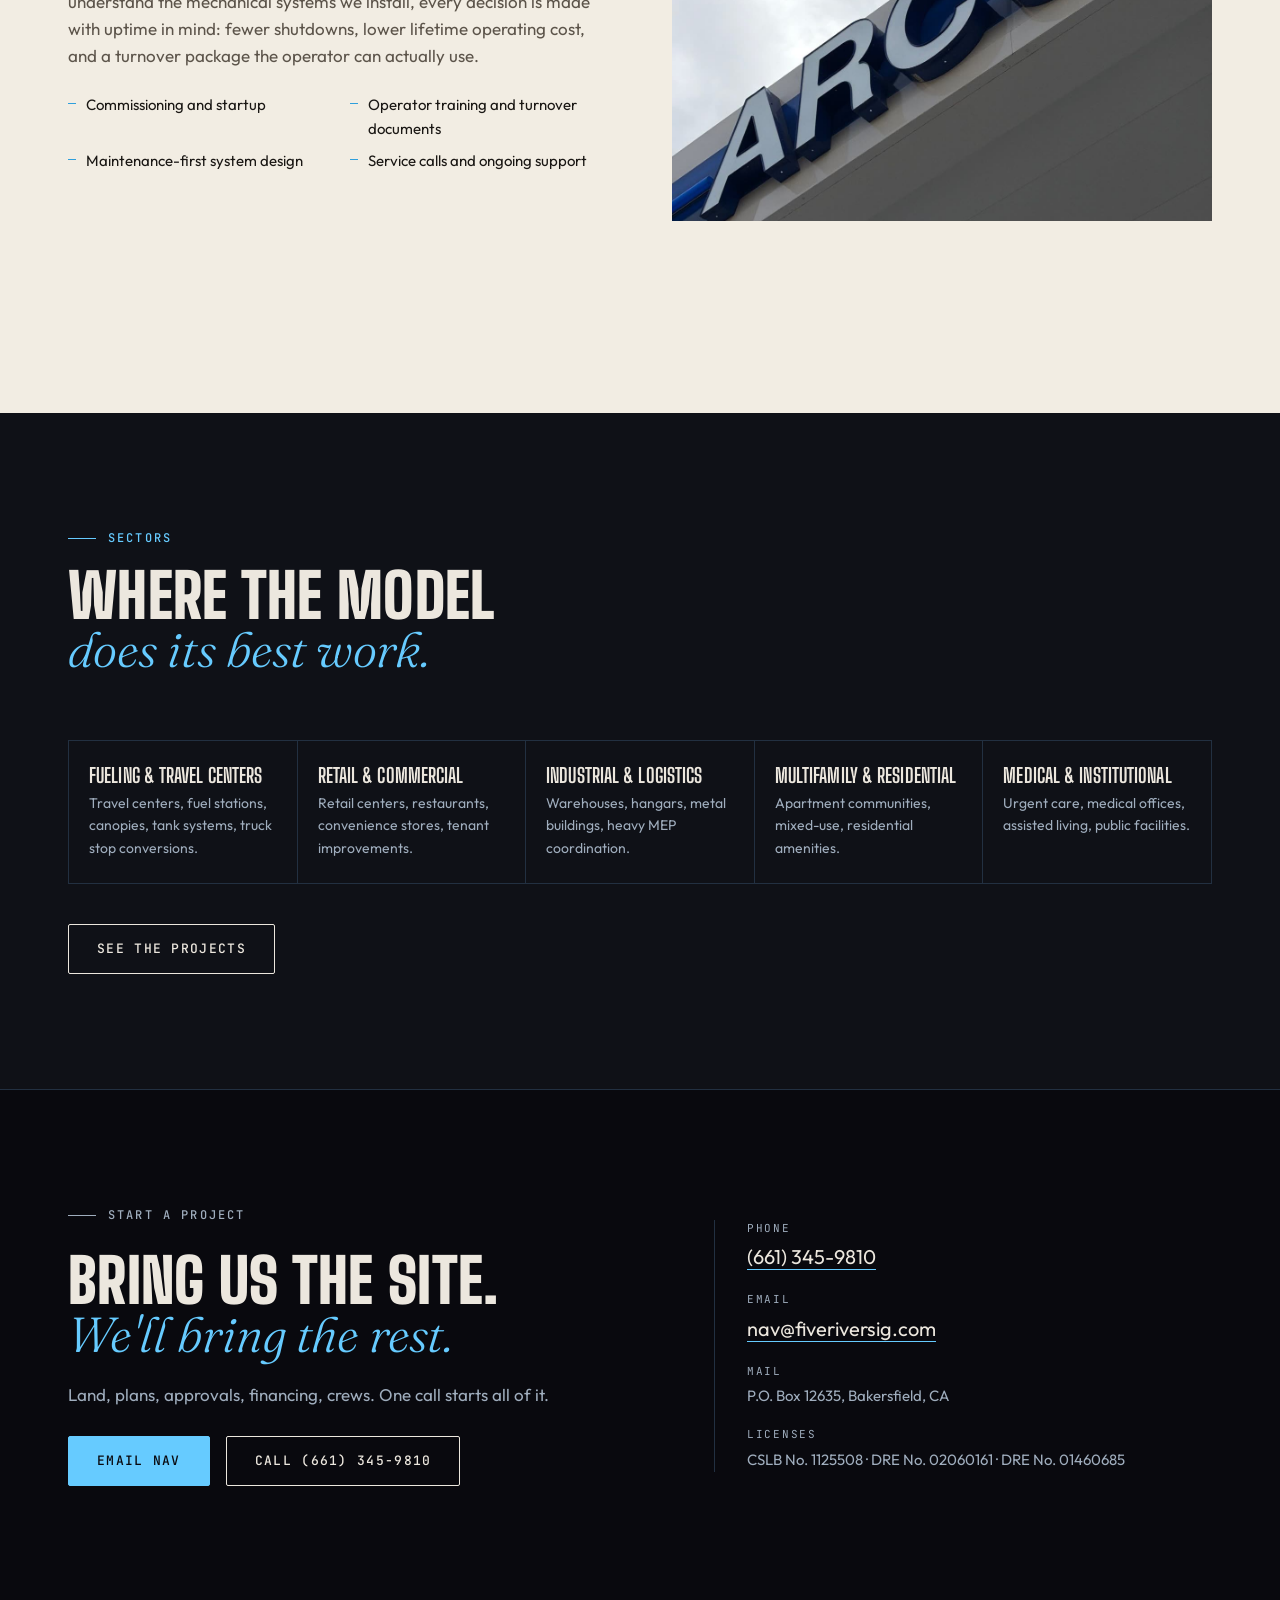
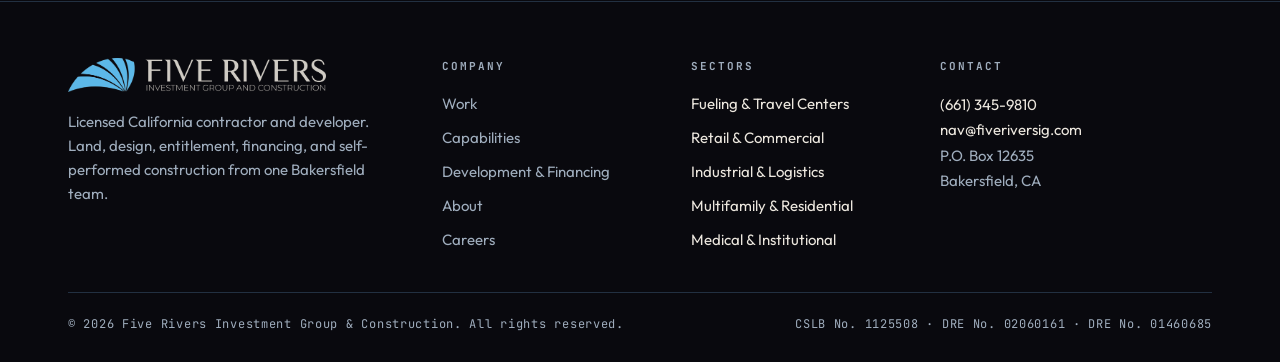
<file: capabilities.html>
<!DOCTYPE html>
<html lang="en">
<head>
  <meta charset="UTF-8">
  <meta name="viewport" content="width=device-width, initial-scale=1">
  <title>Capabilities — Five Rivers Investment Group & Construction</title>
  <meta name="description" content="Land and development, in-house design and entitlement, financing, self-performed construction, and operator-ready delivery. Five stages, one accountable team in Bakersfield, California.">
  <link rel="canonical" href="https://fiveriversig.com/capabilities.html">
  <meta property="og:type" content="website">
  <meta property="og:site_name" content="Five Rivers Investment Group & Construction">
  <meta property="og:title" content="Capabilities — Five Rivers">
  <meta property="og:description" content="Land, design and entitlement, financing, self-performed construction, and delivery. Five stages, one team.">
  <meta property="og:url" content="https://fiveriversig.com/capabilities.html">
  <meta property="og:image" content="https://fiveriversig.com/media/og-image.jpg">
  <meta name="twitter:card" content="summary_large_image">
  <meta name="theme-color" content="#09090E">
  <link rel="icon" type="image/png" sizes="32x32" href="brand/images/favicons/favicon-32.png">
  <link rel="icon" type="image/png" sizes="16x16" href="brand/images/favicons/favicon-16.png">
  <link rel="apple-touch-icon" sizes="180x180" href="brand/images/favicons/apple-touch-icon-180.png">
  <link rel="manifest" href="site.webmanifest">
  <link rel="preconnect" href="https://fonts.googleapis.com">
  <link rel="preconnect" href="https://fonts.gstatic.com" crossorigin>
  <link href="https://fonts.googleapis.com/css2?family=Big+Shoulders+Display:wght@700;900&family=Fraunces:ital,opsz,wght@1,9..144,300&family=Outfit:wght@400;500&family=JetBrains+Mono:wght@500&display=swap" rel="stylesheet">
  <link rel="stylesheet" href="styles.css">
  <script>document.documentElement.classList.add('js');</script>
</head>
<body>

  <a class="skip-link" href="#main">Skip to content</a>

  <header class="site-header">
    <div class="container site-header__inner">
      <a class="brand" href="index.html" aria-label="Five Rivers Investment Group & Construction — home">
        <img src="media/logo-reversed.png" srcset="media/logo-reversed.png 1x, media/logo-reversed@2x.png 2x" width="720" height="95" alt="Five Rivers Investment Group & Construction">
      </a>
      <nav class="site-nav" aria-label="Primary">
        <a href="work.html">Work</a>
        <a href="capabilities.html">Capabilities</a>
        <a href="development.html">Development</a>
        <a href="about.html">About</a>
        <a class="btn btn--primary btn--sm" href="#contact">Start a Project</a>
      </nav>
      <button class="menu-toggle" type="button" aria-expanded="false" aria-controls="mobile-nav" aria-label="Menu">
        <span></span><span></span><span></span>
      </button>
    </div>
  </header>
  <div id="mobile-nav" class="mobile-nav" hidden>
    <ul>
      <li><a href="index.html">Home</a></li>
      <li><a href="work.html">Work</a></li>
      <li><a href="capabilities.html">Capabilities</a></li>
      <li><a href="development.html">Development &amp; Financing</a></li>
      <li><a href="about.html">About</a></li>
    </ul>
    <div class="mobile-nav__contact">
      <a href="tel:+16613459810">(661) 345-9810</a>
      <a href="mailto:nav@fiveriversig.com">nav@fiveriversig.com</a>
      <span>CSLB No. 1125508 · DRE No. 02060161 · DRE No. 01460685</span>
    </div>
  </div>

  <main id="main">

    <section class="page-hero">
      <div class="container">
        <p class="eyebrow">Capabilities</p>
        <h1>Five stages.<br><em>One accountable team.</em></h1>
        <p class="lead">Every project passes through the same five stages. The difference at Five Rivers is that the same company owns all five, so nothing gets lost in a handoff.</p>
      </div>
    </section>

    <section class="section section--paper" aria-label="Capabilities in detail">
      <div class="container">

        <article class="cap reveal">
          <div>
            <p class="cap__num">Stage 01</p>
            <h2>Land &amp; Development</h2>
            <p>We help owners find the right ground before a single line is drawn. As a licensed brokerage, Five Rivers sources sites, reads zoning and utilities, runs feasibility, and structures the deal so that what gets bought can actually get built.</p>
            <ul class="cap__scope">
              <li>Site selection and acquisition</li>
              <li>Licensed brokerage (DRE No. 02060161, 01460685)</li>
              <li>Feasibility and due diligence</li>
              <li>Zoning, utility, and access review</li>
              <li>Pro forma and budget support</li>
              <li>Deal structuring</li>
            </ul>
          </div>
          <div class="cap__media"><img src="media/hero-poster.jpg" alt="Aerial view of a completed travel center at golden hour" loading="lazy"></div>
        </article>

        <article class="cap cap--flip reveal">
          <div>
            <p class="cap__num">Stage 02</p>
            <h2>Design &amp; Entitlement</h2>
            <p>Our design division produces complete construction documents in-house, the same documents our crews build from. Then we carry the project through zoning, plan check, and permitting ourselves. Constructability is engineered in from the first sketch, and approvals are managed by people who know what the field needs.</p>
            <ul class="cap__scope">
              <li>Conceptual and schematic design</li>
              <li>Full construction documents</li>
              <li>Structural and MEP coordination</li>
              <li>Entitlement and land use</li>
              <li>Permitting and agency coordination</li>
              <li>Entitlement consulting for outside owners</li>
            </ul>
          </div>
          <div class="cap__media cap__media--text"><strong>Drawn<br>in-house.<br>Built<br>in-house.</strong></div>
        </article>

        <article class="cap reveal">
          <div>
            <p class="cap__num">Stage 03</p>
            <h2>Financing</h2>
            <p>A project with a plan and no lender is still an idea. We procure lenders, package the loan, and line up the capital stack alongside design, so financing closes when the permits do and construction starts without a gap.</p>
            <ul class="cap__scope">
              <li>Lender procurement</li>
              <li>Construction and permanent loan packaging</li>
              <li>Budget and schedule exhibits lenders expect</li>
              <li>Draw schedule coordination</li>
            </ul>
          </div>
          <div class="cap__media cap__media--text"><strong>Lender-<br>ready<br>from<br>day one.</strong></div>
        </article>

        <article class="cap cap--flip reveal">
          <div>
            <p class="cap__num">Stage 04</p>
            <h2>Construction</h2>
            <p>This is where the self-performance model pays off. Framing, concrete, electrical, plumbing, and fueling systems are performed by Five Rivers crews under one superintendent. No waiting on a sub's calendar, no finger-pointing between trades, one standard of quality on every site.</p>
            <ul class="cap__scope">
              <li>Ground-up commercial and industrial</li>
              <li>Structural framing</li>
              <li>Concrete and foundations</li>
              <li>Electrical systems</li>
              <li>Plumbing and MEP</li>
              <li>Fueling systems, canopies, tanks, and retanks</li>
              <li>Tenant improvements and remodels</li>
              <li>Project management and scheduling</li>
            </ul>
          </div>
          <div class="cap__media"><img src="media/projects/construction-framing.jpg" alt="Five Rivers framing and sheathing a new building in Salinas" loading="lazy"></div>
        </article>

        <article class="cap reveal">
          <div>
            <p class="cap__num">Stage 05</p>
            <h2>Delivery &amp; Operations</h2>
            <p>We build for the person who has to run the building. Because we understand the mechanical systems we install, every decision is made with uptime in mind: fewer shutdowns, lower lifetime operating cost, and a turnover package the operator can actually use.</p>
            <ul class="cap__scope">
              <li>Commissioning and startup</li>
              <li>Operator training and turnover documents</li>
              <li>Maintenance-first system design</li>
              <li>Service calls and ongoing support</li>
            </ul>
          </div>
          <div class="cap__media"><img src="media/projects/fueling-canopy.jpg" alt="Finished fuel canopy with LED lighting at an ampm in Bakersfield" loading="lazy"></div>
        </article>

      </div>
    </section>

    <section class="section section--dark" aria-labelledby="sectors-title">
      <div class="container">
        <div class="section-head reveal">
          <p class="eyebrow">Sectors</p>
          <h2 class="h2" id="sectors-title">Where the model<br><em>does its best work.</em></h2>
        </div>
        <div class="sectors reveal">
          <div class="sector"><h3 class="sector__title">Fueling &amp; Travel Centers</h3><p class="sector__text">Travel centers, fuel stations, canopies, tank systems, truck stop conversions.</p></div>
          <div class="sector"><h3 class="sector__title">Retail &amp; Commercial</h3><p class="sector__text">Retail centers, restaurants, convenience stores, tenant improvements.</p></div>
          <div class="sector"><h3 class="sector__title">Industrial &amp; Logistics</h3><p class="sector__text">Warehouses, hangars, metal buildings, heavy MEP coordination.</p></div>
          <div class="sector"><h3 class="sector__title">Multifamily &amp; Residential</h3><p class="sector__text">Apartment communities, mixed-use, residential amenities.</p></div>
          <div class="sector"><h3 class="sector__title">Medical &amp; Institutional</h3><p class="sector__text">Urgent care, medical offices, assisted living, public facilities.</p></div>
        </div>
        <div class="actions reveal">
          <a class="btn btn--outline" href="work.html">See the projects</a>
        </div>
      </div>
    </section>

  </main>

  <section id="contact" class="section contact-band" aria-labelledby="contact-title">
    <div class="container">
      <div>
        <p class="eyebrow">Start a project</p>
        <h2 class="h2" id="contact-title">Bring us the site.<br><em>We'll bring the rest.</em></h2>
        <p>Land, plans, approvals, financing, crews. One call starts all of it.</p>
        <div class="actions">
          <a class="btn btn--primary" href="mailto:nav@fiveriversig.com?subject=New%20project">Email Nav</a>
          <a class="btn btn--outline" href="tel:+16613459810">Call (661) 345-9810</a>
        </div>
      </div>
      <dl class="contact-list">
        <div><dt>Phone</dt><dd><a href="tel:+16613459810">(661) 345-9810</a></dd></div>
        <div><dt>Email</dt><dd><a href="mailto:nav@fiveriversig.com">nav@fiveriversig.com</a></dd></div>
        <div><dt>Mail</dt><dd class="small">P.O. Box 12635, Bakersfield, CA</dd></div>
        <div><dt>Licenses</dt><dd class="small">CSLB No. 1125508 · DRE No. 02060161 · DRE No. 01460685</dd></div>
      </dl>
    </div>
  </section>

  <footer class="site-footer">
    <div class="container">
      <div class="site-footer__grid">
        <div class="site-footer__brand">
          <img src="media/logo-reversed.png" srcset="media/logo-reversed.png 1x, media/logo-reversed@2x.png 2x" width="720" height="95" alt="Five Rivers Investment Group & Construction">
          <p>Licensed California contractor and developer. Land, design, entitlement, financing, and self-performed construction from one Bakersfield team.</p>
        </div>
        <div>
          <h4>Company</h4>
          <ul>
            <li><a href="work.html">Work</a></li>
            <li><a href="capabilities.html">Capabilities</a></li>
            <li><a href="development.html">Development &amp; Financing</a></li>
            <li><a href="about.html">About</a></li>
            <li><a href="about.html#careers">Careers</a></li>
          </ul>
        </div>
        <div>
          <h4>Sectors</h4>
          <ul>
            <li>Fueling &amp; Travel Centers</li>
            <li>Retail &amp; Commercial</li>
            <li>Industrial &amp; Logistics</li>
            <li>Multifamily &amp; Residential</li>
            <li>Medical &amp; Institutional</li>
          </ul>
        </div>
        <div>
          <h4>Contact</h4>
          <address>
            <a href="tel:+16613459810">(661) 345-9810</a><br>
            <a href="mailto:nav@fiveriversig.com">nav@fiveriversig.com</a><br>
            P.O. Box 12635<br>Bakersfield, CA
          </address>
        </div>
      </div>
      <div class="site-footer__legal">
        <span>© 2026 Five Rivers Investment Group &amp; Construction. All rights reserved.</span>
        <span>CSLB No. 1125508 · DRE No. 02060161 · DRE No. 01460685</span>
      </div>
    </div>
  </footer>

  <script src="script.js" defer></script>
</body>
</html>
</file>
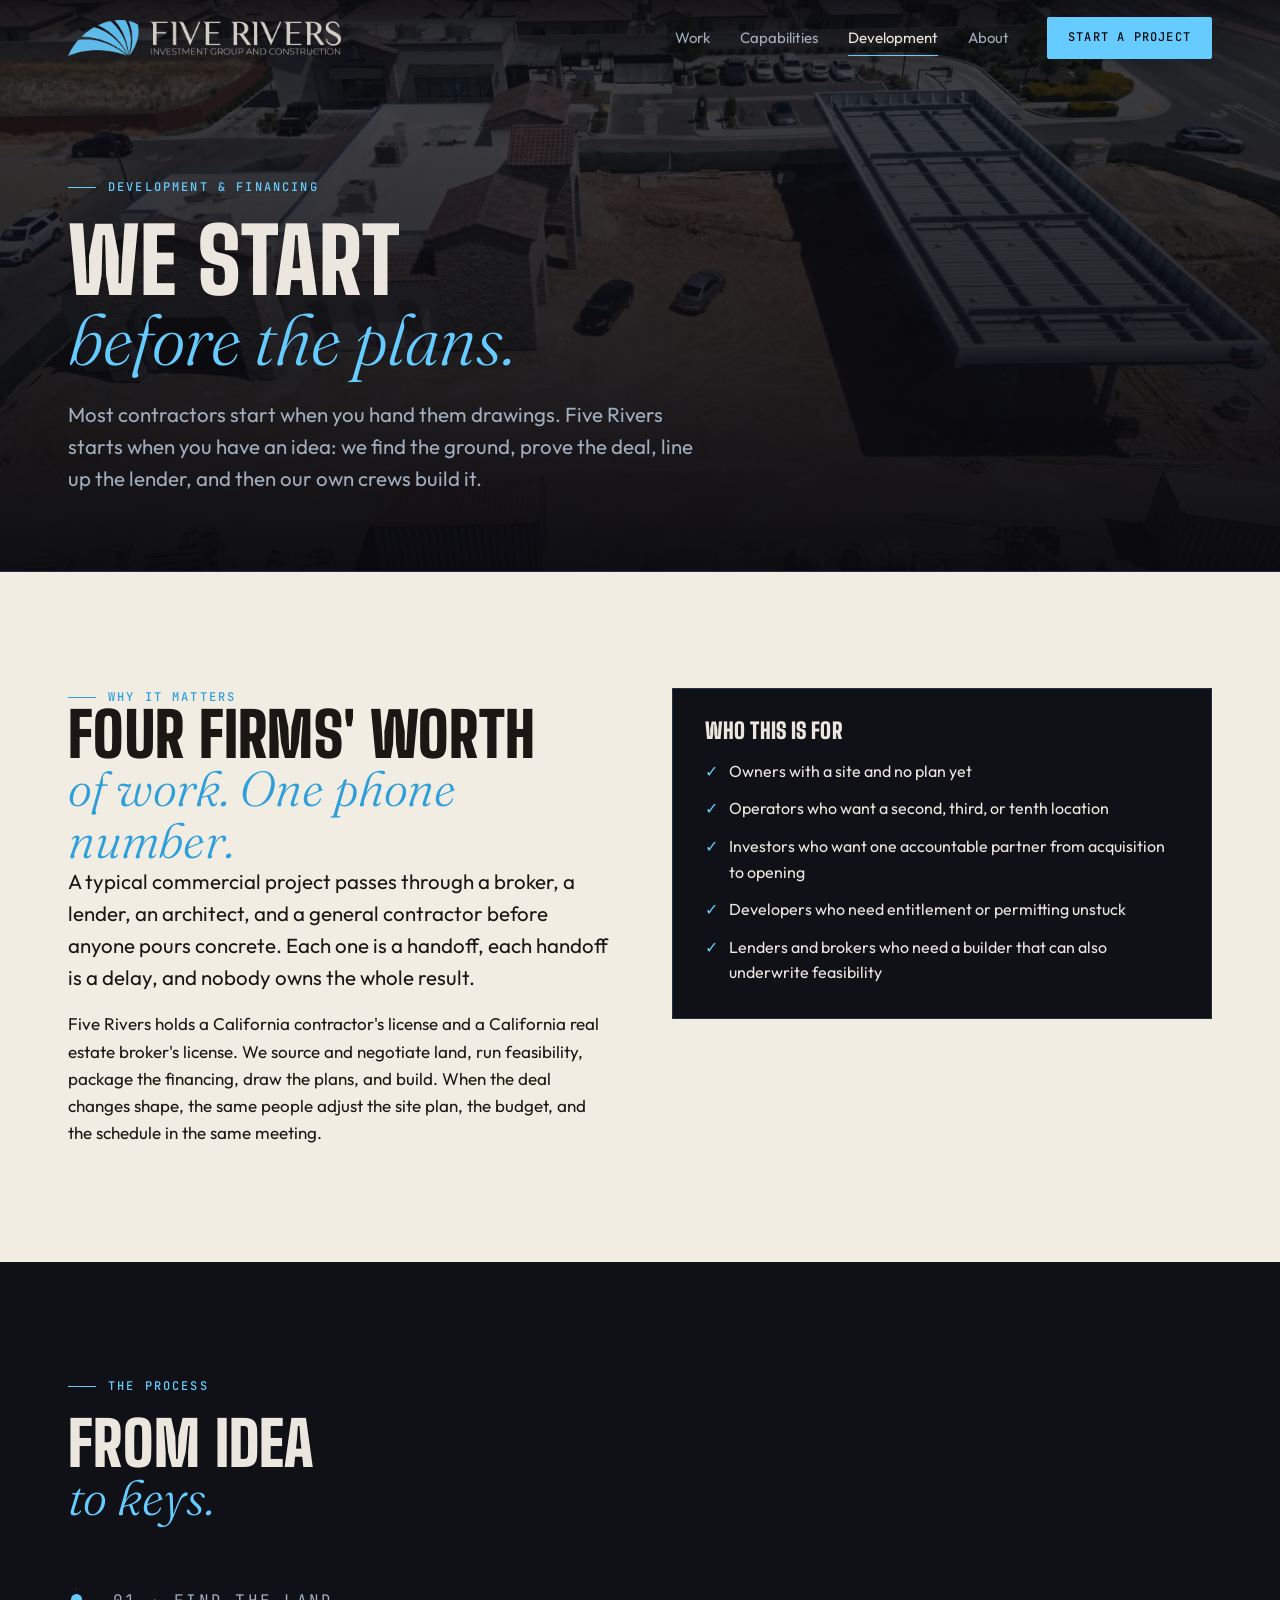
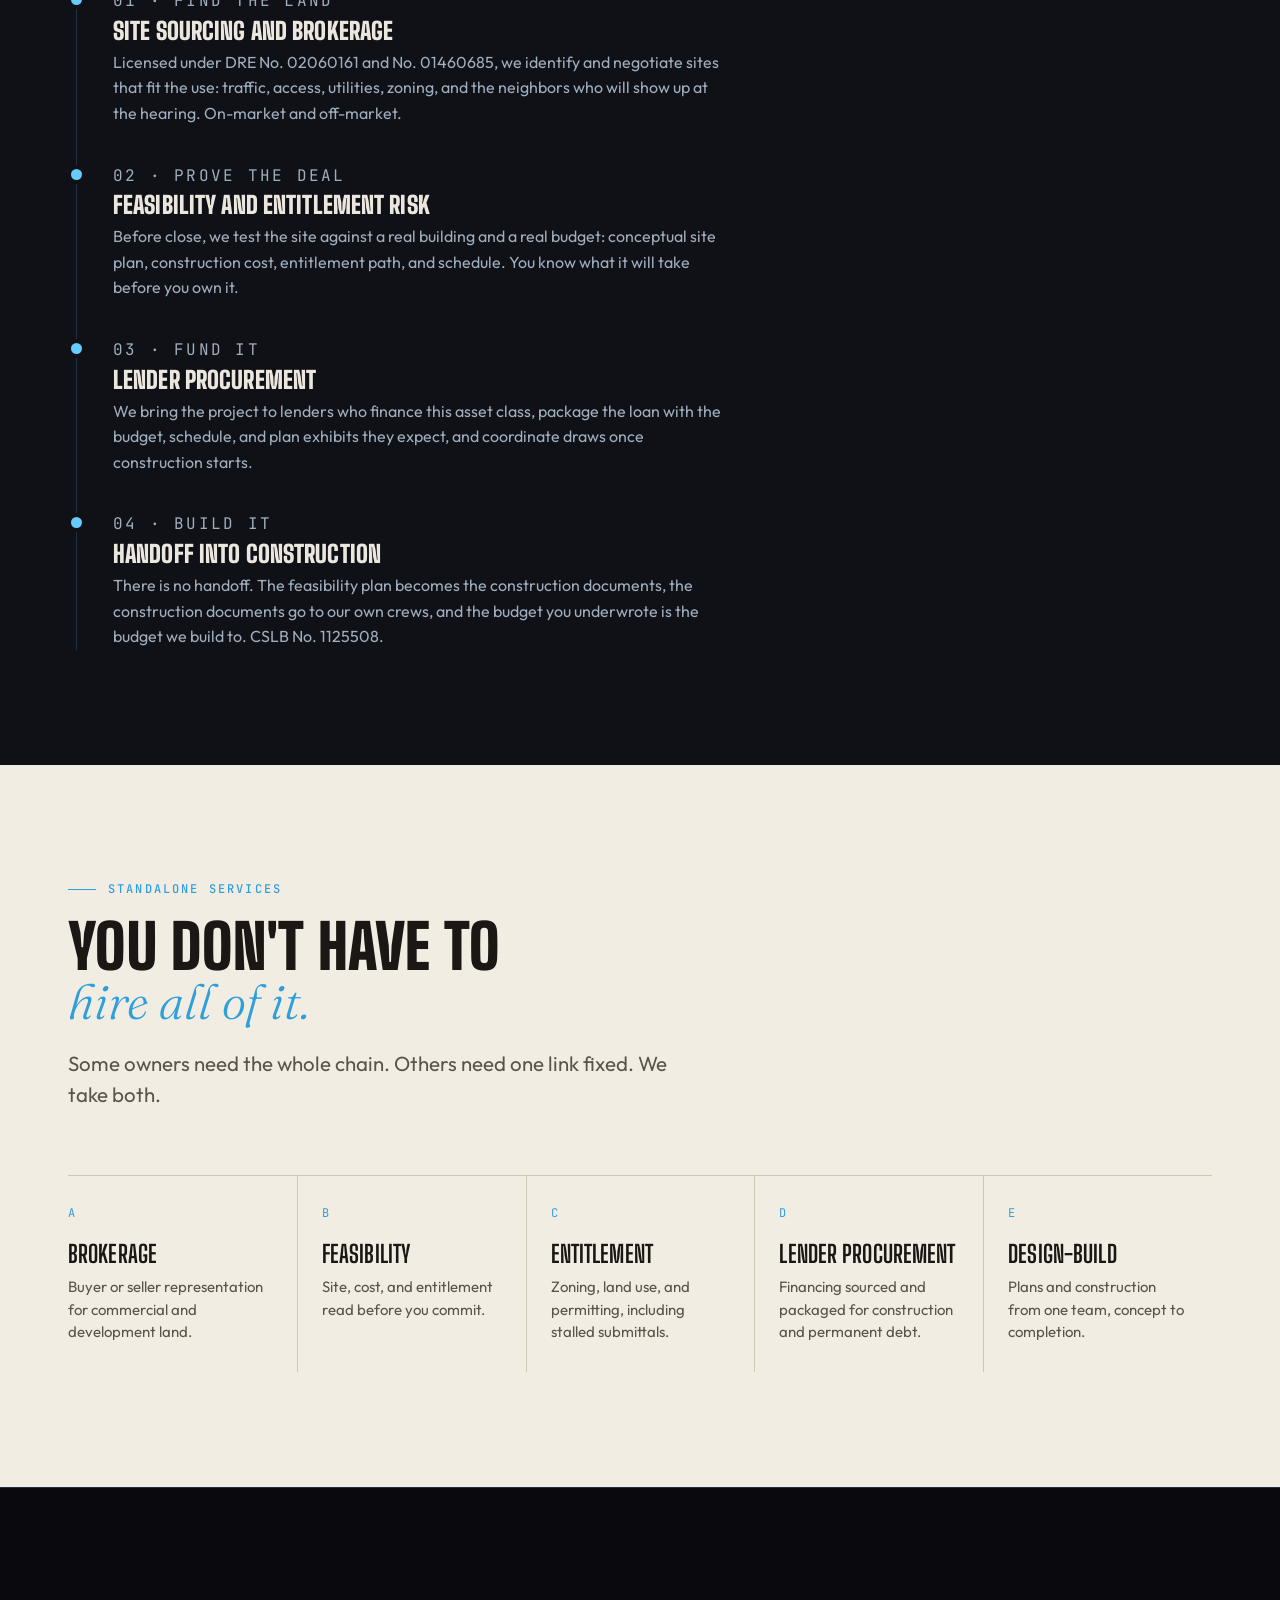
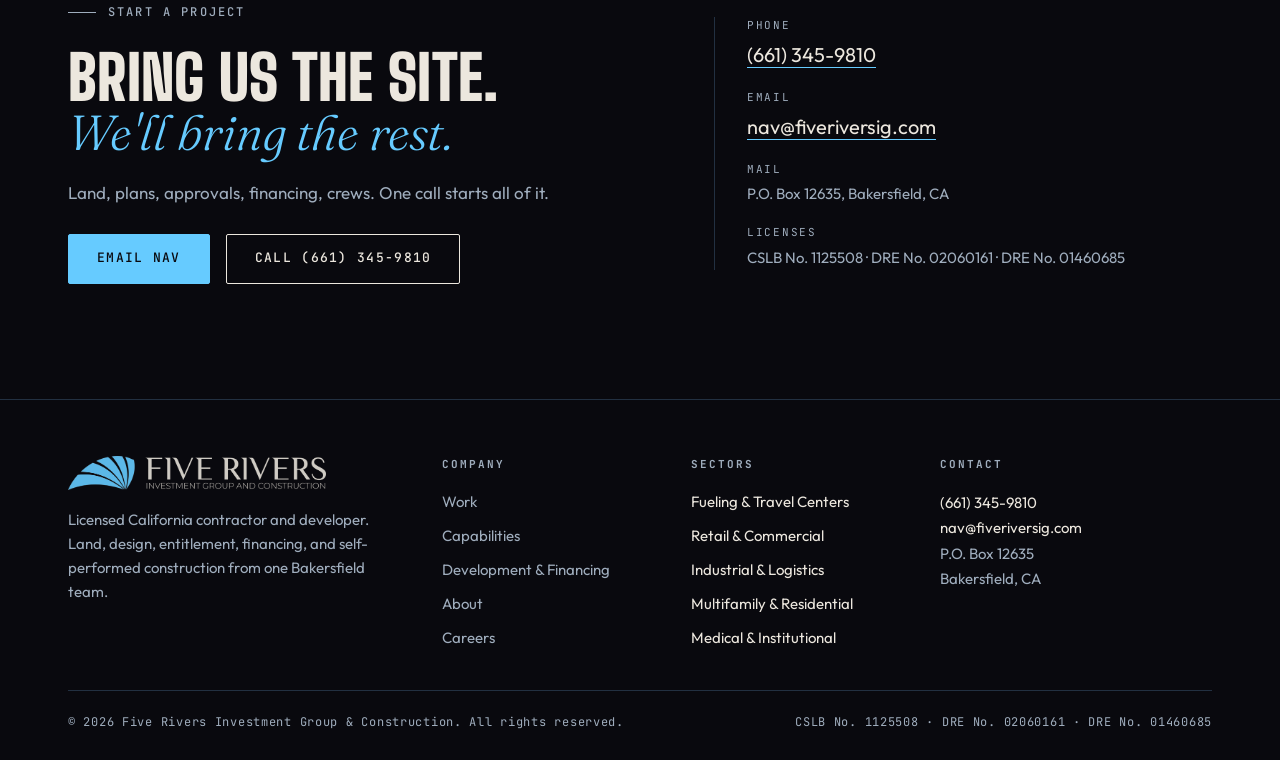
<file: development.html>
<!DOCTYPE html>
<html lang="en">
<head>
  <meta charset="UTF-8">
  <meta name="viewport" content="width=device-width, initial-scale=1">
  <title>Development & Financing — Five Rivers Investment Group & Construction</title>
  <meta name="description" content="Five Rivers finds the land, proves the deal, procures the lender, and builds the project. Licensed California brokerage and lender procurement from the same team that pours the concrete.">
  <link rel="canonical" href="https://fiveriversig.com/development.html">
  <meta property="og:type" content="website">
  <meta property="og:site_name" content="Five Rivers Investment Group & Construction">
  <meta property="og:title" content="Development & Financing — Five Rivers">
  <meta property="og:description" content="Land sourcing, feasibility, lender procurement, and a direct handoff into construction. One team from idea to keys.">
  <meta property="og:url" content="https://fiveriversig.com/development.html">
  <meta property="og:image" content="https://fiveriversig.com/media/og-image.jpg">
  <meta name="twitter:card" content="summary_large_image">
  <meta name="theme-color" content="#09090E">
  <link rel="icon" type="image/png" sizes="32x32" href="brand/images/favicons/favicon-32.png">
  <link rel="icon" type="image/png" sizes="16x16" href="brand/images/favicons/favicon-16.png">
  <link rel="apple-touch-icon" sizes="180x180" href="brand/images/favicons/apple-touch-icon-180.png">
  <link rel="manifest" href="site.webmanifest">
  <link rel="preconnect" href="https://fonts.googleapis.com">
  <link rel="preconnect" href="https://fonts.gstatic.com" crossorigin>
  <link href="https://fonts.googleapis.com/css2?family=Big+Shoulders+Display:wght@700;900&family=Fraunces:ital,opsz,wght@1,9..144,300&family=Outfit:wght@400;500&family=JetBrains+Mono:wght@500&display=swap" rel="stylesheet">
  <link rel="stylesheet" href="styles.css">
  <script>document.documentElement.classList.add('js');</script>
</head>
<body>

  <a class="skip-link" href="#main">Skip to content</a>

  <header class="site-header">
    <div class="container site-header__inner">
      <a class="brand" href="index.html" aria-label="Five Rivers Investment Group & Construction — home">
        <img src="media/logo-reversed.png" srcset="media/logo-reversed.png 1x, media/logo-reversed@2x.png 2x" width="720" height="95" alt="Five Rivers Investment Group & Construction">
      </a>
      <nav class="site-nav" aria-label="Primary">
        <a href="work.html">Work</a>
        <a href="capabilities.html">Capabilities</a>
        <a href="development.html">Development</a>
        <a href="about.html">About</a>
        <a class="btn btn--primary btn--sm" href="#contact">Start a Project</a>
      </nav>
      <button class="menu-toggle" type="button" aria-expanded="false" aria-controls="mobile-nav" aria-label="Menu">
        <span></span><span></span><span></span>
      </button>
    </div>
  </header>
  <div id="mobile-nav" class="mobile-nav" hidden>
    <ul>
      <li><a href="index.html">Home</a></li>
      <li><a href="work.html">Work</a></li>
      <li><a href="capabilities.html">Capabilities</a></li>
      <li><a href="development.html">Development &amp; Financing</a></li>
      <li><a href="about.html">About</a></li>
    </ul>
    <div class="mobile-nav__contact">
      <a href="tel:+16613459810">(661) 345-9810</a>
      <a href="mailto:nav@fiveriversig.com">nav@fiveriversig.com</a>
      <span>CSLB No. 1125508 · DRE No. 02060161 · DRE No. 01460685</span>
    </div>
  </div>

  <main id="main">

    <section class="page-hero page-hero--image">
      <img src="media/hero-poster.jpg" alt="" width="1920" height="1080">
      <div class="container">
        <p class="eyebrow">Development &amp; Financing</p>
        <h1>We start<br><em>before the plans.</em></h1>
        <p class="lead">Most contractors start when you hand them drawings. Five Rivers starts when you have an idea: we find the ground, prove the deal, line up the lender, and then our own crews build it.</p>
      </div>
    </section>

    <section class="section section--paper" aria-labelledby="dev-intro-title">
      <div class="container">
        <div class="feature">
          <div class="prose reveal">
            <p class="eyebrow">Why it matters</p>
            <h2 class="h2" id="dev-intro-title">Four firms' worth<br><em>of work. One phone number.</em></h2>
            <p class="lead">A typical commercial project passes through a broker, a lender, an architect, and a general contractor before anyone pours concrete. Each one is a handoff, each handoff is a delay, and nobody owns the whole result.</p>
            <p>Five Rivers holds a California contractor's license and a California real estate broker's license. We source and negotiate land, run feasibility, package the financing, draw the plans, and build. When the deal changes shape, the same people adjust the site plan, the budget, and the schedule in the same meeting.</p>
          </div>
          <aside class="feature__aside reveal">
            <h3>Who this is for</h3>
            <ul class="list-check">
              <li>Owners with a site and no plan yet</li>
              <li>Operators who want a second, third, or tenth location</li>
              <li>Investors who want one accountable partner from acquisition to opening</li>
              <li>Developers who need entitlement or permitting unstuck</li>
              <li>Lenders and brokers who need a builder that can also underwrite feasibility</li>
            </ul>
          </aside>
        </div>
      </div>
    </section>

    <section class="section section--dark" aria-labelledby="process-title">
      <div class="container">
        <div class="section-head reveal">
          <p class="eyebrow">The process</p>
          <h2 class="h2" id="process-title">From idea<br><em>to keys.</em></h2>
        </div>
        <ol class="timeline reveal">
          <li class="timeline__item">
            <p class="timeline__label">01 · Find the land</p>
            <h3>Site sourcing and brokerage</h3>
            <p>Licensed under DRE No. 02060161 and No. 01460685, we identify and negotiate sites that fit the use: traffic, access, utilities, zoning, and the neighbors who will show up at the hearing. On-market and off-market.</p>
          </li>
          <li class="timeline__item">
            <p class="timeline__label">02 · Prove the deal</p>
            <h3>Feasibility and entitlement risk</h3>
            <p>Before close, we test the site against a real building and a real budget: conceptual site plan, construction cost, entitlement path, and schedule. You know what it will take before you own it.</p>
          </li>
          <li class="timeline__item">
            <p class="timeline__label">03 · Fund it</p>
            <h3>Lender procurement</h3>
            <p>We bring the project to lenders who finance this asset class, package the loan with the budget, schedule, and plan exhibits they expect, and coordinate draws once construction starts.</p>
          </li>
          <li class="timeline__item">
            <p class="timeline__label">04 · Build it</p>
            <h3>Handoff into construction</h3>
            <p>There is no handoff. The feasibility plan becomes the construction documents, the construction documents go to our own crews, and the budget you underwrote is the budget we build to. CSLB No. 1125508.</p>
          </li>
        </ol>
      </div>
    </section>

    <section class="section section--paper" aria-labelledby="services-title">
      <div class="container">
        <div class="section-head reveal">
          <p class="eyebrow">Standalone services</p>
          <h2 class="h2" id="services-title">You don't have to<br><em>hire all of it.</em></h2>
          <p class="section-head__intro">Some owners need the whole chain. Others need one link fixed. We take both.</p>
        </div>
        <ol class="pipeline reveal">
          <li class="stage"><div class="stage__num">A</div><h3 class="stage__title">Brokerage</h3><p class="stage__text">Buyer or seller representation for commercial and development land.</p></li>
          <li class="stage"><div class="stage__num">B</div><h3 class="stage__title">Feasibility</h3><p class="stage__text">Site, cost, and entitlement read before you commit.</p></li>
          <li class="stage"><div class="stage__num">C</div><h3 class="stage__title">Entitlement</h3><p class="stage__text">Zoning, land use, and permitting, including stalled submittals.</p></li>
          <li class="stage"><div class="stage__num">D</div><h3 class="stage__title">Lender procurement</h3><p class="stage__text">Financing sourced and packaged for construction and permanent debt.</p></li>
          <li class="stage"><div class="stage__num">E</div><h3 class="stage__title">Design-build</h3><p class="stage__text">Plans and construction from one team, concept to completion.</p></li>
        </ol>
      </div>
    </section>

  </main>

  <section id="contact" class="section contact-band" aria-labelledby="contact-title">
    <div class="container">
      <div>
        <p class="eyebrow">Start a project</p>
        <h2 class="h2" id="contact-title">Bring us the site.<br><em>We'll bring the rest.</em></h2>
        <p>Land, plans, approvals, financing, crews. One call starts all of it.</p>
        <div class="actions">
          <a class="btn btn--primary" href="mailto:nav@fiveriversig.com?subject=New%20project">Email Nav</a>
          <a class="btn btn--outline" href="tel:+16613459810">Call (661) 345-9810</a>
        </div>
      </div>
      <dl class="contact-list">
        <div><dt>Phone</dt><dd><a href="tel:+16613459810">(661) 345-9810</a></dd></div>
        <div><dt>Email</dt><dd><a href="mailto:nav@fiveriversig.com">nav@fiveriversig.com</a></dd></div>
        <div><dt>Mail</dt><dd class="small">P.O. Box 12635, Bakersfield, CA</dd></div>
        <div><dt>Licenses</dt><dd class="small">CSLB No. 1125508 · DRE No. 02060161 · DRE No. 01460685</dd></div>
      </dl>
    </div>
  </section>

  <footer class="site-footer">
    <div class="container">
      <div class="site-footer__grid">
        <div class="site-footer__brand">
          <img src="media/logo-reversed.png" srcset="media/logo-reversed.png 1x, media/logo-reversed@2x.png 2x" width="720" height="95" alt="Five Rivers Investment Group & Construction">
          <p>Licensed California contractor and developer. Land, design, entitlement, financing, and self-performed construction from one Bakersfield team.</p>
        </div>
        <div>
          <h4>Company</h4>
          <ul>
            <li><a href="work.html">Work</a></li>
            <li><a href="capabilities.html">Capabilities</a></li>
            <li><a href="development.html">Development &amp; Financing</a></li>
            <li><a href="about.html">About</a></li>
            <li><a href="about.html#careers">Careers</a></li>
          </ul>
        </div>
        <div>
          <h4>Sectors</h4>
          <ul>
            <li>Fueling &amp; Travel Centers</li>
            <li>Retail &amp; Commercial</li>
            <li>Industrial &amp; Logistics</li>
            <li>Multifamily &amp; Residential</li>
            <li>Medical &amp; Institutional</li>
          </ul>
        </div>
        <div>
          <h4>Contact</h4>
          <address>
            <a href="tel:+16613459810">(661) 345-9810</a><br>
            <a href="mailto:nav@fiveriversig.com">nav@fiveriversig.com</a><br>
            P.O. Box 12635<br>Bakersfield, CA
          </address>
        </div>
      </div>
      <div class="site-footer__legal">
        <span>© 2026 Five Rivers Investment Group &amp; Construction. All rights reserved.</span>
        <span>CSLB No. 1125508 · DRE No. 02060161 · DRE No. 01460685</span>
      </div>
    </div>
  </footer>

  <script src="script.js" defer></script>
</body>
</html>
</file>
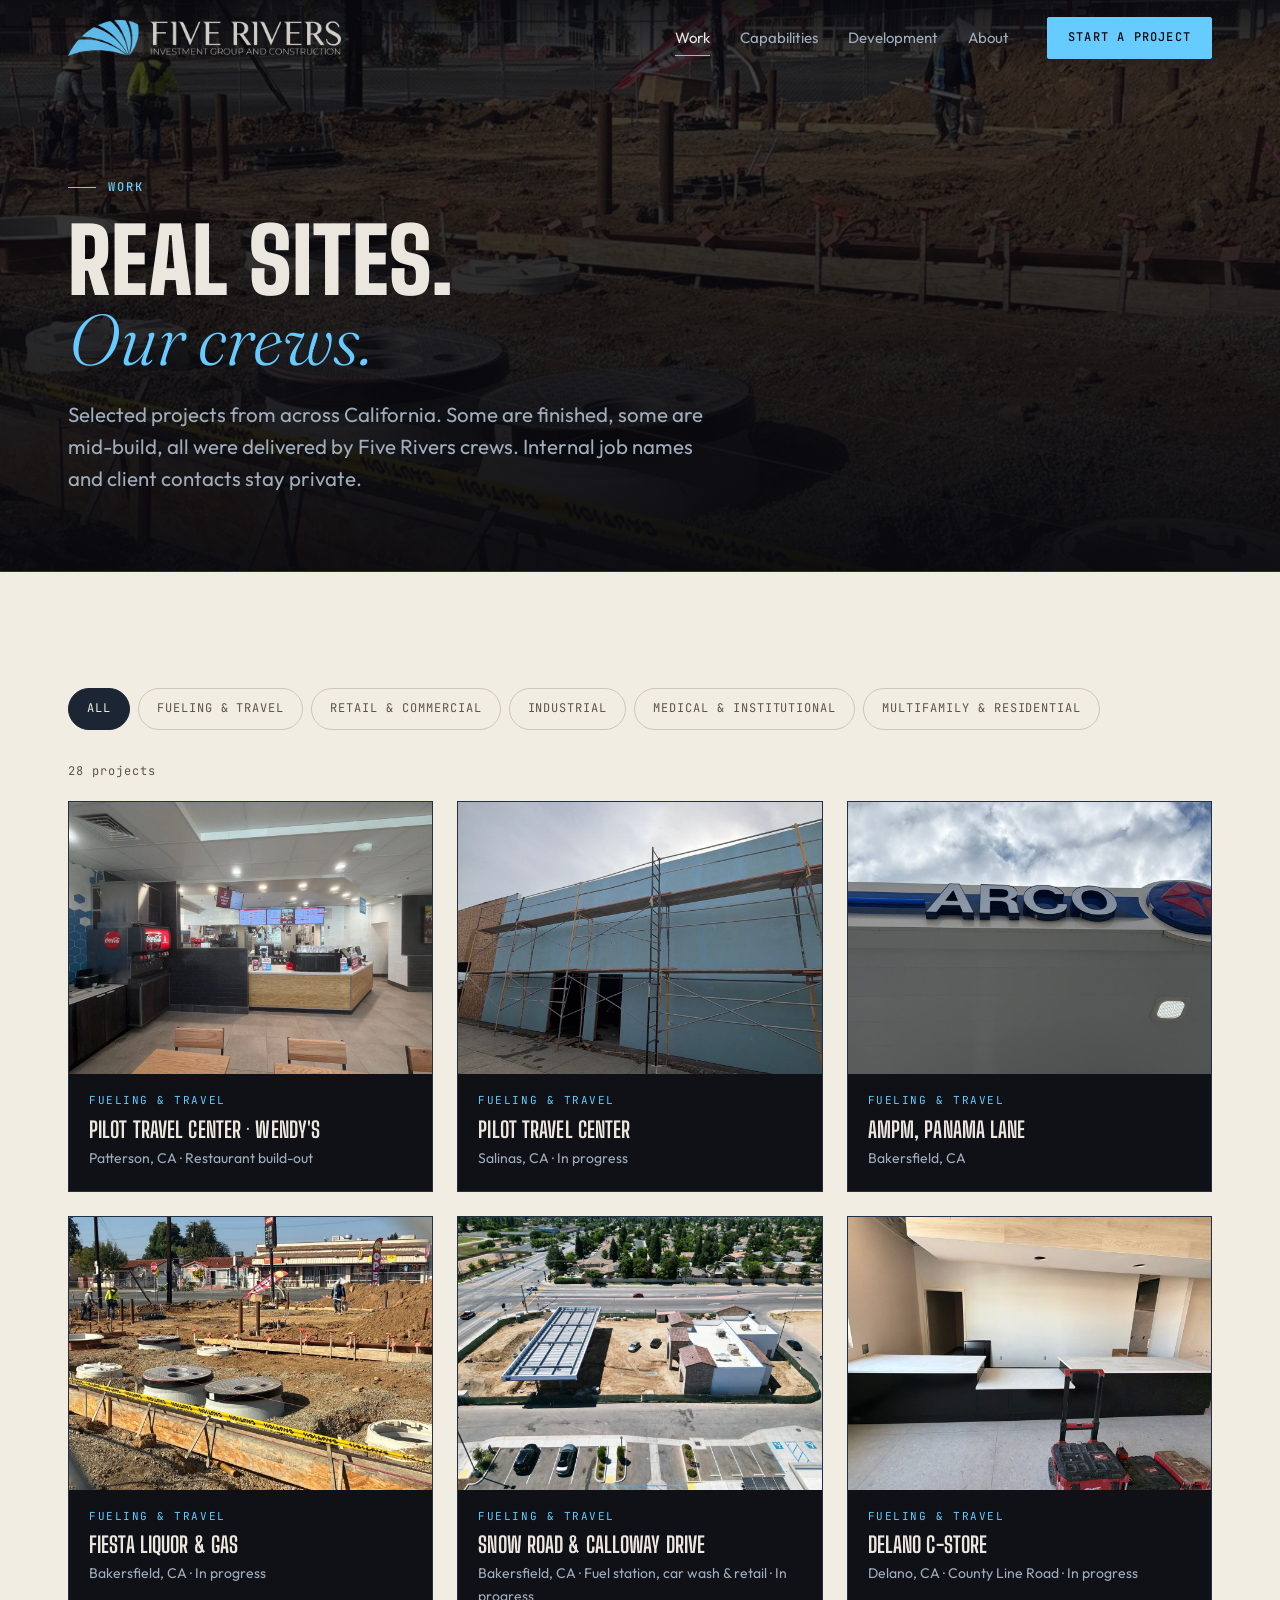
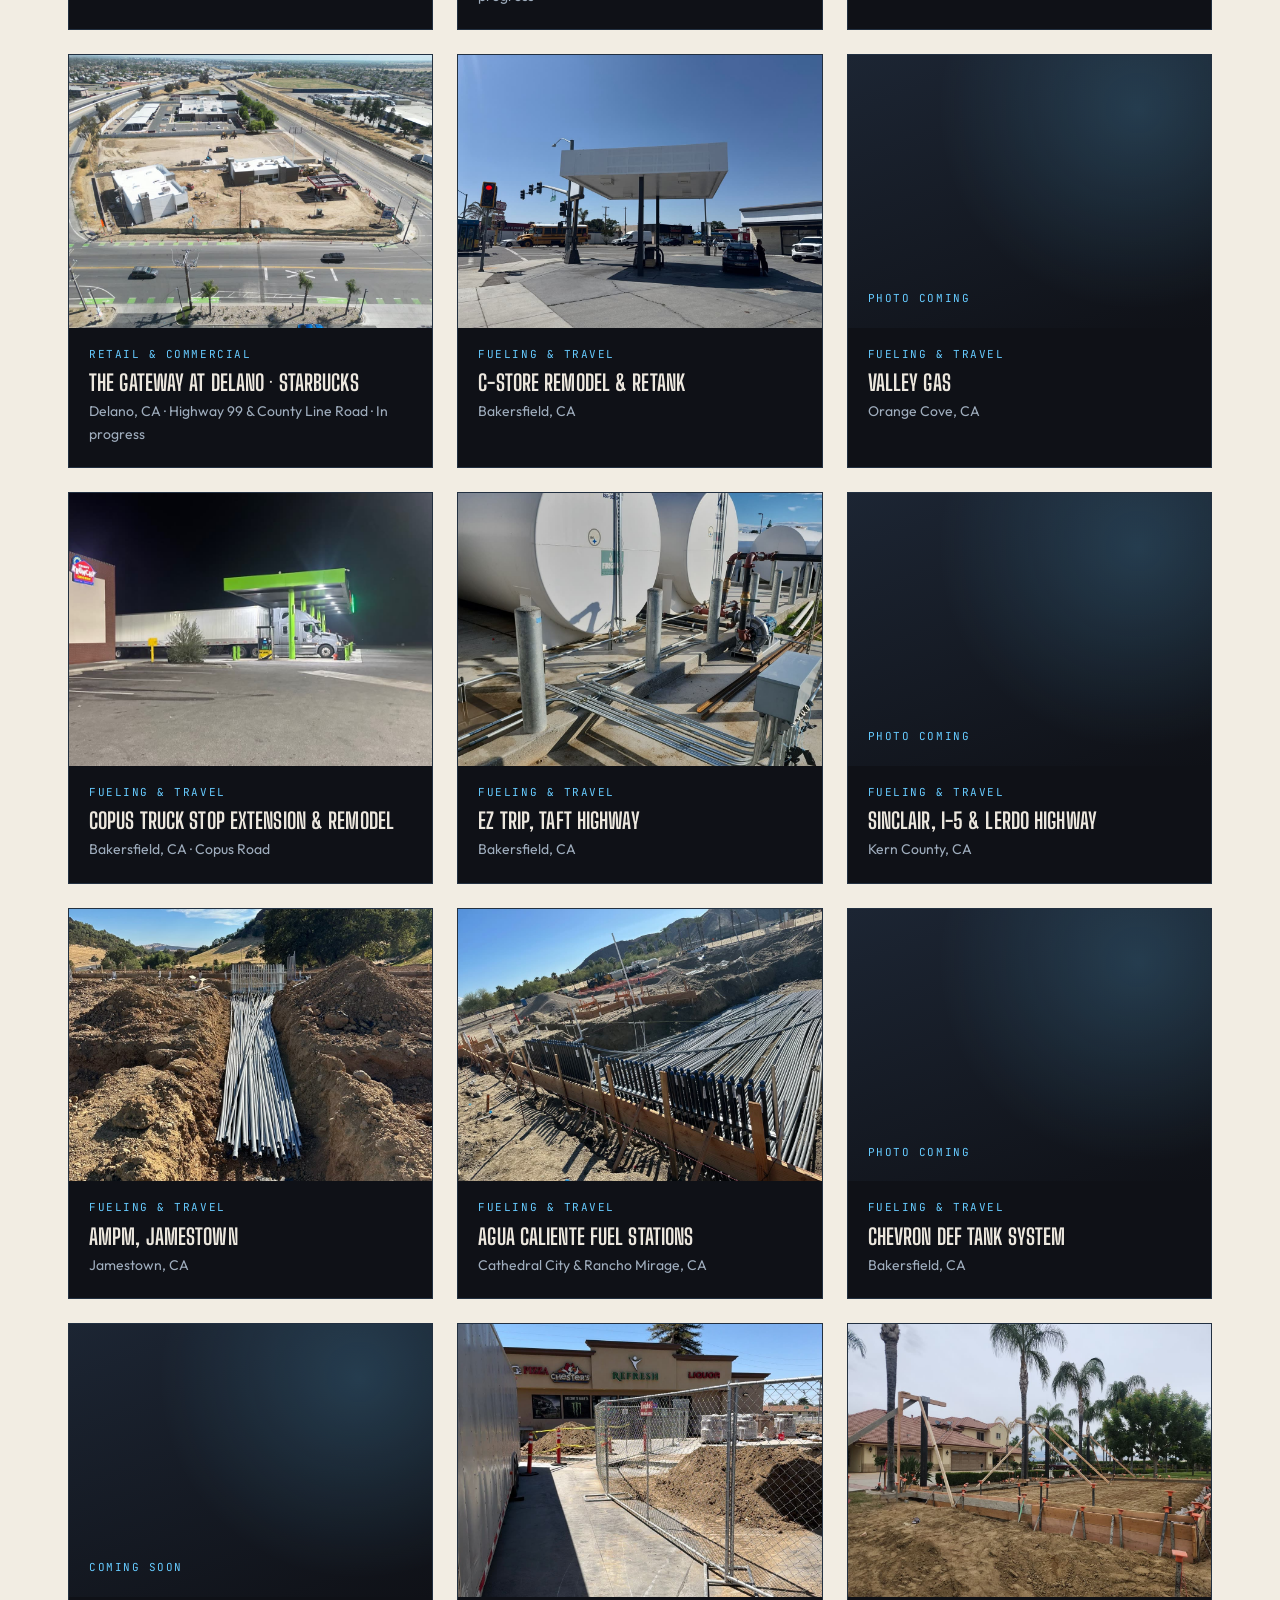
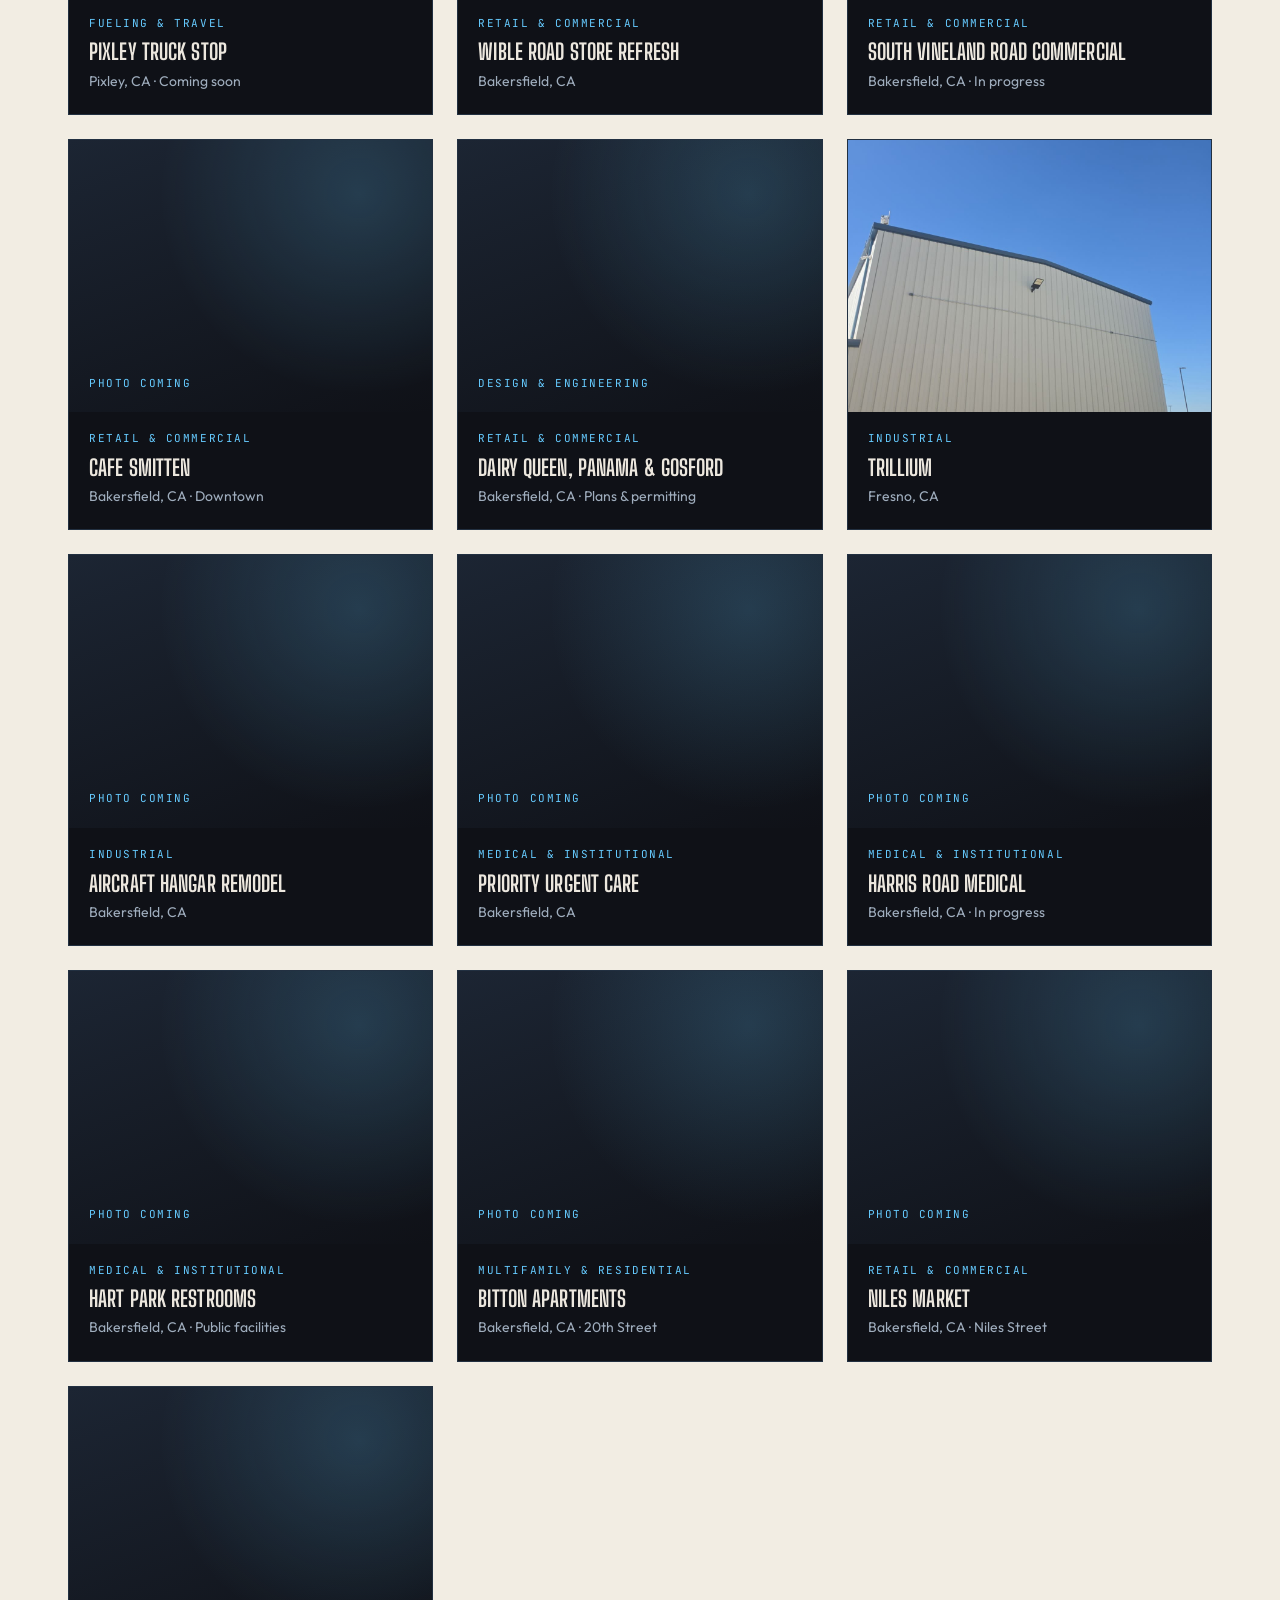
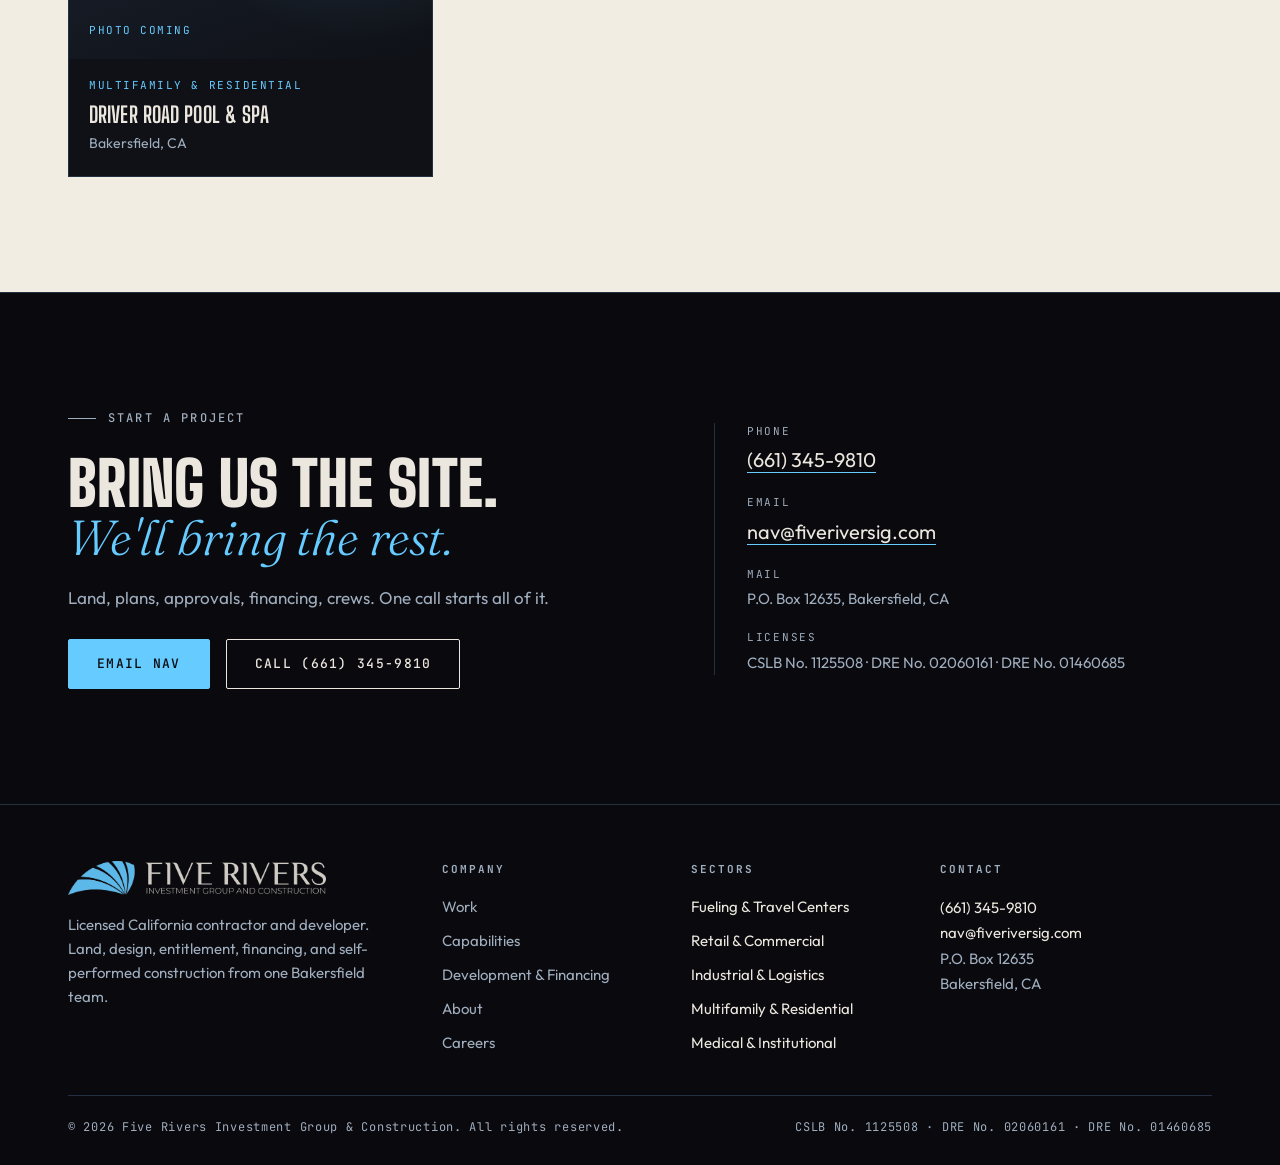
<file: work.html>
<!DOCTYPE html>
<html lang="en">
<head>
  <meta charset="UTF-8">
  <meta name="viewport" content="width=device-width, initial-scale=1">
  <title>Work — Five Rivers Investment Group & Construction</title>
  <meta name="description" content="Travel centers, fuel stations, retail, industrial, medical, and multifamily projects across California, built by Five Rivers' own crews.">
  <link rel="canonical" href="https://fiveriversig.com/work.html">
  <meta property="og:type" content="website">
  <meta property="og:site_name" content="Five Rivers Investment Group & Construction">
  <meta property="og:title" content="Work — Five Rivers">
  <meta property="og:description" content="Travel centers, fuel stations, retail, industrial, medical, and multifamily projects across California.">
  <meta property="og:url" content="https://fiveriversig.com/work.html">
  <meta property="og:image" content="https://fiveriversig.com/media/og-image.jpg">
  <meta name="twitter:card" content="summary_large_image">
  <meta name="theme-color" content="#09090E">
  <link rel="icon" type="image/png" sizes="32x32" href="brand/images/favicons/favicon-32.png">
  <link rel="icon" type="image/png" sizes="16x16" href="brand/images/favicons/favicon-16.png">
  <link rel="apple-touch-icon" sizes="180x180" href="brand/images/favicons/apple-touch-icon-180.png">
  <link rel="manifest" href="site.webmanifest">
  <link rel="preconnect" href="https://fonts.googleapis.com">
  <link rel="preconnect" href="https://fonts.gstatic.com" crossorigin>
  <link href="https://fonts.googleapis.com/css2?family=Big+Shoulders+Display:wght@700;900&family=Fraunces:ital,opsz,wght@1,9..144,300&family=Outfit:wght@400;500&family=JetBrains+Mono:wght@500&display=swap" rel="stylesheet">
  <link rel="stylesheet" href="styles.css">
  <script>document.documentElement.classList.add('js');</script>
</head>
<body>

  <a class="skip-link" href="#main">Skip to content</a>

  <header class="site-header">
    <div class="container site-header__inner">
      <a class="brand" href="index.html" aria-label="Five Rivers Investment Group & Construction — home">
        <img src="media/logo-reversed.png" srcset="media/logo-reversed.png 1x, media/logo-reversed@2x.png 2x" width="720" height="95" alt="Five Rivers Investment Group & Construction">
      </a>
      <nav class="site-nav" aria-label="Primary">
        <a href="work.html">Work</a>
        <a href="capabilities.html">Capabilities</a>
        <a href="development.html">Development</a>
        <a href="about.html">About</a>
        <a class="btn btn--primary btn--sm" href="#contact">Start a Project</a>
      </nav>
      <button class="menu-toggle" type="button" aria-expanded="false" aria-controls="mobile-nav" aria-label="Menu">
        <span></span><span></span><span></span>
      </button>
    </div>
  </header>
  <div id="mobile-nav" class="mobile-nav" hidden>
    <ul>
      <li><a href="index.html">Home</a></li>
      <li><a href="work.html">Work</a></li>
      <li><a href="capabilities.html">Capabilities</a></li>
      <li><a href="development.html">Development &amp; Financing</a></li>
      <li><a href="about.html">About</a></li>
    </ul>
    <div class="mobile-nav__contact">
      <a href="tel:+16613459810">(661) 345-9810</a>
      <a href="mailto:nav@fiveriversig.com">nav@fiveriversig.com</a>
      <span>CSLB No. 1125508 · DRE No. 02060161 · DRE No. 01460685</span>
    </div>
  </div>

  <main id="main">

    <section class="page-hero page-hero--image">
      <img src="media/projects/fiesta-liquor-gas.jpg" alt="" width="1200" height="900">
      <div class="container">
        <p class="eyebrow">Work</p>
        <h1>Real sites.<br><em>Our crews.</em></h1>
        <p class="lead">Selected projects from across California. Some are finished, some are mid-build, all were delivered by Five Rivers crews. Internal job names and client contacts stay private.</p>
      </div>
    </section>

    <section class="section section--paper" aria-label="Project portfolio">
      <div class="container">
        <div class="filter" role="group" aria-label="Filter projects by sector">
          <button class="filter__btn" type="button" data-filter="all" aria-pressed="true">All</button>
          <button class="filter__btn" type="button" data-filter="fueling" aria-pressed="false">Fueling &amp; Travel</button>
          <button class="filter__btn" type="button" data-filter="retail" aria-pressed="false">Retail &amp; Commercial</button>
          <button class="filter__btn" type="button" data-filter="industrial" aria-pressed="false">Industrial</button>
          <button class="filter__btn" type="button" data-filter="medical" aria-pressed="false">Medical &amp; Institutional</button>
          <button class="filter__btn" type="button" data-filter="multifamily" aria-pressed="false">Multifamily &amp; Residential</button>
        </div>
        <p class="filter-status" aria-live="polite">28 projects</p>

        <div class="work-grid">

          <article class="work-card reveal" data-sector="fueling">
            <div class="work-card__media"><img src="media/projects/pilot-patterson.jpg" alt="Finished Wendy's dining room inside the Pilot Travel Center in Patterson" loading="lazy"></div>
            <div class="work-card__body"><p class="work-card__sector">Fueling &amp; Travel</p><h2 class="work-card__title">Pilot Travel Center · Wendy's</h2><p class="work-card__city">Patterson, CA · Restaurant build-out</p></div>
          </article>

          <article class="work-card reveal" data-sector="fueling">
            <div class="work-card__media"><img src="media/projects/pilot-salinas.jpg" alt="Exterior framing and sheathing at the Pilot Travel Center in Salinas" loading="lazy"></div>
            <div class="work-card__body"><p class="work-card__sector">Fueling &amp; Travel</p><h2 class="work-card__title">Pilot Travel Center</h2><p class="work-card__city">Salinas, CA · In progress</p></div>
          </article>

          <article class="work-card reveal" data-sector="fueling">
            <div class="work-card__media"><img src="media/projects/ampm-panama.jpg" alt="New ampm fuel canopy on Panama Lane in Bakersfield" loading="lazy"></div>
            <div class="work-card__body"><p class="work-card__sector">Fueling &amp; Travel</p><h2 class="work-card__title">ampm, Panama Lane</h2><p class="work-card__city">Bakersfield, CA</p></div>
          </article>

          <article class="work-card reveal" data-sector="fueling">
            <div class="work-card__media"><img src="media/projects/fiesta-liquor-gas.jpg" alt="Five Rivers crew setting underground fuel tanks at Fiesta Liquor and Gas" loading="lazy"></div>
            <div class="work-card__body"><p class="work-card__sector">Fueling &amp; Travel</p><h2 class="work-card__title">Fiesta Liquor &amp; Gas</h2><p class="work-card__city">Bakersfield, CA · In progress</p></div>
          </article>

          <article class="work-card reveal" data-sector="fueling">
            <div class="work-card__media"><img src="media/projects/snow-calloway.jpg" alt="Aerial view of the Snow Road and Calloway Drive fuel station and retail development in Bakersfield" loading="lazy"></div>
            <div class="work-card__body"><p class="work-card__sector">Fueling &amp; Travel</p><h2 class="work-card__title">Snow Road &amp; Calloway Drive</h2><p class="work-card__city">Bakersfield, CA · Fuel station, car wash &amp; retail · In progress</p></div>
          </article>

          <article class="work-card reveal" data-sector="fueling">
            <div class="work-card__media"><img src="media/projects/delano-cstore.jpg" alt="Delano convenience store and fuel station under construction at County Line Road" loading="lazy"></div>
            <div class="work-card__body"><p class="work-card__sector">Fueling &amp; Travel</p><h2 class="work-card__title">Delano C-Store</h2><p class="work-card__city">Delano, CA · County Line Road · In progress</p></div>
          </article>

          <article class="work-card reveal" data-sector="retail">
            <div class="work-card__media"><img src="media/projects/delano-starbucks.jpg" alt="Aerial view of the Starbucks-anchored Gateway retail center at Highway 99 and County Line Road in Delano" loading="lazy"></div>
            <div class="work-card__body"><p class="work-card__sector">Retail &amp; Commercial</p><h2 class="work-card__title">The Gateway at Delano · Starbucks</h2><p class="work-card__city">Delano, CA · Highway 99 &amp; County Line Road · In progress</p></div>
          </article>

          <article class="work-card reveal" data-sector="fueling">
            <div class="work-card__media"><img src="media/projects/chester-cstore.jpg" alt="Fuel canopy and convenience store on North Chester Avenue in Bakersfield" loading="lazy"></div>
            <div class="work-card__body"><p class="work-card__sector">Fueling &amp; Travel</p><h2 class="work-card__title">C-Store Remodel &amp; Retank</h2><p class="work-card__city">Bakersfield, CA</p></div>
          </article>

          <article class="work-card work-card--placeholder reveal" data-sector="fueling">
            <div class="work-card__media"><span>Photo coming</span></div>
            <div class="work-card__body"><p class="work-card__sector">Fueling &amp; Travel</p><h2 class="work-card__title">Valley Gas</h2><p class="work-card__city">Orange Cove, CA</p></div>
          </article>

          <article class="work-card reveal" data-sector="fueling">
            <div class="work-card__media"><img src="media/projects/copus-truck-stop.jpg" alt="Copus Road truck stop during the diesel expansion and remodel" loading="lazy"></div>
            <div class="work-card__body"><p class="work-card__sector">Fueling &amp; Travel</p><h2 class="work-card__title">Copus Truck Stop Extension &amp; Remodel</h2><p class="work-card__city">Bakersfield, CA · Copus Road</p></div>
          </article>

          <article class="work-card reveal" data-sector="fueling">
            <div class="work-card__media"><img src="media/projects/ez-trip-taft.jpg" alt="EZ Trip fuel station on Taft Highway in Bakersfield" loading="lazy"></div>
            <div class="work-card__body"><p class="work-card__sector">Fueling &amp; Travel</p><h2 class="work-card__title">EZ Trip, Taft Highway</h2><p class="work-card__city">Bakersfield, CA</p></div>
          </article>

          <article class="work-card work-card--placeholder reveal" data-sector="fueling">
            <div class="work-card__media"><span>Photo coming</span></div>
            <div class="work-card__body"><p class="work-card__sector">Fueling &amp; Travel</p><h2 class="work-card__title">Sinclair, I-5 &amp; Lerdo Highway</h2><p class="work-card__city">Kern County, CA</p></div>
          </article>

          <article class="work-card reveal" data-sector="fueling">
            <div class="work-card__media"><img src="media/projects/jamestown-ampm.jpg" alt="ampm fuel station in Jamestown, California" loading="lazy"></div>
            <div class="work-card__body"><p class="work-card__sector">Fueling &amp; Travel</p><h2 class="work-card__title">ampm, Jamestown</h2><p class="work-card__city">Jamestown, CA</p></div>
          </article>

          <article class="work-card reveal" data-sector="fueling">
            <div class="work-card__media"><img src="media/projects/cathedral-city-station.jpg" alt="Agua Caliente fuel station in Cathedral City" loading="lazy"></div>
            <div class="work-card__body"><p class="work-card__sector">Fueling &amp; Travel</p><h2 class="work-card__title">Agua Caliente Fuel Stations</h2><p class="work-card__city">Cathedral City &amp; Rancho Mirage, CA</p></div>
          </article>

          <article class="work-card work-card--placeholder reveal" data-sector="fueling">
            <div class="work-card__media"><span>Photo coming</span></div>
            <div class="work-card__body"><p class="work-card__sector">Fueling &amp; Travel</p><h2 class="work-card__title">Chevron DEF Tank System</h2><p class="work-card__city">Bakersfield, CA</p></div>
          </article>

          <article class="work-card work-card--placeholder reveal" data-sector="fueling">
            <div class="work-card__media"><span>Coming soon</span></div>
            <div class="work-card__body"><p class="work-card__sector">Fueling &amp; Travel</p><h2 class="work-card__title">Pixley Truck Stop</h2><p class="work-card__city">Pixley, CA · Coming soon</p></div>
          </article>

          <article class="work-card reveal" data-sector="retail">
            <div class="work-card__media"><img src="media/projects/wible-road.jpg" alt="Store front refresh on Wible Road in Bakersfield" loading="lazy"></div>
            <div class="work-card__body"><p class="work-card__sector">Retail &amp; Commercial</p><h2 class="work-card__title">Wible Road Store Refresh</h2><p class="work-card__city">Bakersfield, CA</p></div>
          </article>

          <article class="work-card reveal" data-sector="retail">
            <div class="work-card__media"><img src="media/projects/vineland-road.jpg" alt="Wood framing going up at a commercial building on South Vineland Road" loading="lazy"></div>
            <div class="work-card__body"><p class="work-card__sector">Retail &amp; Commercial</p><h2 class="work-card__title">South Vineland Road Commercial</h2><p class="work-card__city">Bakersfield, CA · In progress</p></div>
          </article>

          <article class="work-card work-card--placeholder reveal" data-sector="retail">
            <div class="work-card__media"><span>Photo coming</span></div>
            <div class="work-card__body"><p class="work-card__sector">Retail &amp; Commercial</p><h2 class="work-card__title">Cafe Smitten</h2><p class="work-card__city">Bakersfield, CA · Downtown</p></div>
          </article>

          <article class="work-card work-card--placeholder reveal" data-sector="retail">
            <div class="work-card__media"><span>Design &amp; engineering</span></div>
            <div class="work-card__body"><p class="work-card__sector">Retail &amp; Commercial</p><h2 class="work-card__title">Dairy Queen, Panama &amp; Gosford</h2><p class="work-card__city">Bakersfield, CA · Plans &amp; permitting</p></div>
          </article>

          <article class="work-card reveal" data-sector="industrial">
            <div class="work-card__media"><img src="media/projects/trillium-fresno.jpg" alt="Metal building at the Trillium facility in Fresno" loading="lazy"></div>
            <div class="work-card__body"><p class="work-card__sector">Industrial</p><h2 class="work-card__title">Trillium</h2><p class="work-card__city">Fresno, CA</p></div>
          </article>

          <article class="work-card work-card--placeholder reveal" data-sector="industrial">
            <div class="work-card__media"><span>Photo coming</span></div>
            <div class="work-card__body"><p class="work-card__sector">Industrial</p><h2 class="work-card__title">Aircraft Hangar Remodel</h2><p class="work-card__city">Bakersfield, CA</p></div>
          </article>

          <article class="work-card work-card--placeholder reveal" data-sector="medical">
            <div class="work-card__media"><span>Photo coming</span></div>
            <div class="work-card__body"><p class="work-card__sector">Medical &amp; Institutional</p><h2 class="work-card__title">Priority Urgent Care</h2><p class="work-card__city">Bakersfield, CA</p></div>
          </article>

          <article class="work-card work-card--placeholder reveal" data-sector="medical">
            <div class="work-card__media"><span>Photo coming</span></div>
            <div class="work-card__body"><p class="work-card__sector">Medical &amp; Institutional</p><h2 class="work-card__title">Harris Road Medical</h2><p class="work-card__city">Bakersfield, CA · In progress</p></div>
          </article>

          <article class="work-card work-card--placeholder reveal" data-sector="medical">
            <div class="work-card__media"><span>Photo coming</span></div>
            <div class="work-card__body"><p class="work-card__sector">Medical &amp; Institutional</p><h2 class="work-card__title">Hart Park Restrooms</h2><p class="work-card__city">Bakersfield, CA · Public facilities</p></div>
          </article>

          <article class="work-card work-card--placeholder reveal" data-sector="multifamily">
            <div class="work-card__media"><span>Photo coming</span></div>
            <div class="work-card__body"><p class="work-card__sector">Multifamily &amp; Residential</p><h2 class="work-card__title">Bitton Apartments</h2><p class="work-card__city">Bakersfield, CA · 20th Street</p></div>
          </article>

          <article class="work-card work-card--placeholder reveal" data-sector="retail">
            <div class="work-card__media"><span>Photo coming</span></div>
            <div class="work-card__body"><p class="work-card__sector">Retail &amp; Commercial</p><h2 class="work-card__title">Niles Market</h2><p class="work-card__city">Bakersfield, CA · Niles Street</p></div>
          </article>

          <article class="work-card work-card--placeholder reveal" data-sector="multifamily">
            <div class="work-card__media"><span>Photo coming</span></div>
            <div class="work-card__body"><p class="work-card__sector">Multifamily &amp; Residential</p><h2 class="work-card__title">Driver Road Pool &amp; Spa</h2><p class="work-card__city">Bakersfield, CA</p></div>
          </article>

        </div>
      </div>
    </section>

  </main>

  <section id="contact" class="section contact-band" aria-labelledby="contact-title">
    <div class="container">
      <div>
        <p class="eyebrow">Start a project</p>
        <h2 class="h2" id="contact-title">Bring us the site.<br><em>We'll bring the rest.</em></h2>
        <p>Land, plans, approvals, financing, crews. One call starts all of it.</p>
        <div class="actions">
          <a class="btn btn--primary" href="mailto:nav@fiveriversig.com?subject=New%20project">Email Nav</a>
          <a class="btn btn--outline" href="tel:+16613459810">Call (661) 345-9810</a>
        </div>
      </div>
      <dl class="contact-list">
        <div><dt>Phone</dt><dd><a href="tel:+16613459810">(661) 345-9810</a></dd></div>
        <div><dt>Email</dt><dd><a href="mailto:nav@fiveriversig.com">nav@fiveriversig.com</a></dd></div>
        <div><dt>Mail</dt><dd class="small">P.O. Box 12635, Bakersfield, CA</dd></div>
        <div><dt>Licenses</dt><dd class="small">CSLB No. 1125508 · DRE No. 02060161 · DRE No. 01460685</dd></div>
      </dl>
    </div>
  </section>

  <footer class="site-footer">
    <div class="container">
      <div class="site-footer__grid">
        <div class="site-footer__brand">
          <img src="media/logo-reversed.png" srcset="media/logo-reversed.png 1x, media/logo-reversed@2x.png 2x" width="720" height="95" alt="Five Rivers Investment Group & Construction">
          <p>Licensed California contractor and developer. Land, design, entitlement, financing, and self-performed construction from one Bakersfield team.</p>
        </div>
        <div>
          <h4>Company</h4>
          <ul>
            <li><a href="work.html">Work</a></li>
            <li><a href="capabilities.html">Capabilities</a></li>
            <li><a href="development.html">Development &amp; Financing</a></li>
            <li><a href="about.html">About</a></li>
            <li><a href="about.html#careers">Careers</a></li>
          </ul>
        </div>
        <div>
          <h4>Sectors</h4>
          <ul>
            <li>Fueling &amp; Travel Centers</li>
            <li>Retail &amp; Commercial</li>
            <li>Industrial &amp; Logistics</li>
            <li>Multifamily &amp; Residential</li>
            <li>Medical &amp; Institutional</li>
          </ul>
        </div>
        <div>
          <h4>Contact</h4>
          <address>
            <a href="tel:+16613459810">(661) 345-9810</a><br>
            <a href="mailto:nav@fiveriversig.com">nav@fiveriversig.com</a><br>
            P.O. Box 12635<br>Bakersfield, CA
          </address>
        </div>
      </div>
      <div class="site-footer__legal">
        <span>© 2026 Five Rivers Investment Group &amp; Construction. All rights reserved.</span>
        <span>CSLB No. 1125508 · DRE No. 02060161 · DRE No. 01460685</span>
      </div>
    </div>
  </footer>

  <script src="script.js" defer></script>
</body>
</html>
</file>
<file: styles.css>
/* ==========================================================================
   Five Rivers Investment Group & Construction — site stylesheet
   Order: tokens → base → type → buttons → header → hero → sections →
          components → page blocks → contact/footer → motion → responsive
   ========================================================================== */

/* ---------- Tokens ---------- */
:root {
  --azure: #66cbff;
  --azure-deep: #2f9fdc;
  --azure-dim: rgba(102, 203, 255, 0.12);
  --ink: #1c2533;
  --dark: #09090e;
  --dark-2: #0f1117;
  --dark-3: #161b24;
  --dark-border: #223041;
  --paper: #f2ede3;
  --paper-2: #e8e1d5;
  --paper-border: #cfc7b5;
  --paper-field: #faf7f1;
  --text-on-dark: #ece7de;
  --text-on-dark-dim: #9fadbd;
  --text-on-paper: #1a1714;
  --text-on-paper-dim: #5c544a;

  --font-display: "Big Shoulders Display", "Arial Narrow", Impact, sans-serif;
  --font-accent: "Fraunces", Georgia, serif;
  --font-body: "Outfit", "Segoe UI", system-ui, sans-serif;
  --font-mono: "JetBrains Mono", Consolas, monospace;

  --fs-hero: clamp(50px, 6.4vw, 104px);
  --fs-h2: clamp(38px, 4.8vw, 68px);
  --fs-h3: clamp(22px, 2.2vw, 30px);
  --fs-body: 17px;

  --container: 1240px;
  --gutter: clamp(20px, 4vw, 48px);
  --section-pad: clamp(72px, 9vw, 128px);
  --header-h: 76px;
  --radius: 2px;
}

/* ---------- Base ---------- */
*, *::before, *::after { box-sizing: border-box; margin: 0; padding: 0; }
html { scroll-behavior: smooth; -webkit-text-size-adjust: 100%; }
body {
  font-family: var(--font-body);
  font-size: var(--fs-body);
  line-height: 1.6;
  background: var(--dark);
  color: var(--text-on-dark);
  overflow-x: hidden;
}
body.menu-open { overflow: hidden; }
img, video { display: block; max-width: 100%; height: auto; }
a { color: inherit; text-decoration: none; }
ul, ol { list-style: none; }
button { font: inherit; color: inherit; background: none; border: 0; cursor: pointer; }
:focus-visible { outline: 2px solid var(--azure); outline-offset: 3px; }
.skip-link {
  position: absolute; left: 16px; top: -60px; z-index: 1000;
  padding: 10px 16px; background: var(--azure); color: var(--dark);
  font-family: var(--font-mono); font-size: 13px;
}
.skip-link:focus { top: 16px; }
.visually-hidden {
  position: absolute !important; width: 1px; height: 1px; overflow: hidden;
  clip: rect(0 0 0 0); white-space: nowrap;
}

.container { width: 100%; max-width: var(--container); margin: 0 auto; padding: 0 var(--gutter); }
.section { padding: var(--section-pad) 0; }
.section--dark { background: var(--dark-2); color: var(--text-on-dark); }
.section--black { background: var(--dark); color: var(--text-on-dark); }
.section--paper { background: var(--paper); color: var(--text-on-paper); }
.section--tight { padding: clamp(48px, 6vw, 80px) 0; }

/* ---------- Type ---------- */
.eyebrow {
  display: flex; align-items: center; gap: 12px;
  font-family: var(--font-mono); font-size: 12px; font-weight: 500;
  letter-spacing: 0.18em; text-transform: uppercase;
  color: var(--azure);
}
.eyebrow::before { content: ""; width: 28px; height: 1px; background: currentColor; }
.section--paper .eyebrow { color: var(--azure-deep); }

.h-display, h1, h2, h3 {
  font-family: var(--font-display);
  font-weight: 900;
  text-transform: uppercase;
  line-height: 0.92;
  letter-spacing: 0.005em;
}
.h2 { font-size: var(--fs-h2); }
.h3 { font-size: var(--fs-h3); font-weight: 700; line-height: 1.05; }
.h2 em, .h-display em, .hero__title em, .page-hero h1 em {
  display: block;
  font-family: var(--font-accent);
  font-style: italic;
  font-weight: 300;
  text-transform: none;
  letter-spacing: 0;
  font-size: 0.8em;
  line-height: 1.05;
  color: var(--azure);
}
.section--paper .h2 em { color: var(--azure-deep); }

.section-head { max-width: 860px; margin-bottom: clamp(40px, 5vw, 64px); }
.section-head .eyebrow { margin-bottom: 20px; }
.section-head .h2 { margin-bottom: 20px; }
.section-head__intro, .lead { font-size: clamp(18px, 1.6vw, 21px); line-height: 1.55; max-width: 640px; }
.section--dark .section-head__intro, .section--black .section-head__intro { color: var(--text-on-dark-dim); }
.section--paper .section-head__intro { color: var(--text-on-paper-dim); }
.section-head--split {
  max-width: none;
  display: flex; align-items: flex-end; justify-content: space-between; gap: 32px; flex-wrap: wrap;
}
.section-head--split .h2 { margin-bottom: 0; }

.prose p + p { margin-top: 1em; }
.prose { max-width: 62ch; }
.muted { color: var(--text-on-dark-dim); }
.section--paper .muted { color: var(--text-on-paper-dim); }

/* ---------- Buttons ---------- */
.btn {
  display: inline-flex; align-items: center; justify-content: center; gap: 10px;
  min-height: 50px; padding: 0 28px;
  font-family: var(--font-mono); font-size: 13px; font-weight: 500;
  letter-spacing: 0.1em; text-transform: uppercase;
  border: 1px solid transparent; border-radius: var(--radius);
  transition: background-color .2s, color .2s, border-color .2s, transform .2s;
}
.btn--primary { background: var(--azure); color: var(--dark); border-color: var(--azure); }
.btn--primary:hover { background: #fff; border-color: #fff; }
.btn--outline { border-color: currentColor; color: inherit; }
.btn--outline:hover { background: var(--azure); border-color: var(--azure); color: var(--dark); }
.btn--sm { min-height: 42px; padding: 0 20px; font-size: 12px; }
.btn--dark { background: var(--dark); color: var(--text-on-dark); border-color: var(--dark); }
.btn--dark:hover { background: var(--azure); border-color: var(--azure); color: var(--dark); }
.btn-link {
  display: inline-flex; align-items: center; gap: 8px;
  font-family: var(--font-mono); font-size: 13px; letter-spacing: 0.08em; text-transform: uppercase;
  color: var(--azure); border-bottom: 1px solid currentColor; padding-bottom: 3px;
}
.section--paper .btn-link { color: var(--azure-deep); }
.btn-link:hover { gap: 14px; }
.actions { display: flex; gap: 16px; flex-wrap: wrap; align-items: center; }

/* ---------- Header ---------- */
.site-header {
  position: fixed; top: 0; left: 0; right: 0; z-index: 100;
  height: var(--header-h);
  background: linear-gradient(to bottom, rgba(9, 9, 14, 0.72), rgba(9, 9, 14, 0));
  transition: background-color .3s, box-shadow .3s;
}
.site-header.is-scrolled,
body.menu-open .site-header {
  background: rgba(9, 9, 14, 0.94);
  backdrop-filter: blur(12px);
  -webkit-backdrop-filter: blur(12px);
  box-shadow: 0 1px 0 var(--dark-border);
}
.site-header__inner {
  height: 100%;
  display: flex; align-items: center; gap: 32px;
}
.brand { display: inline-flex; align-items: center; flex-shrink: 0; }
.brand img { height: 36px; width: auto; }
.site-nav { margin-left: auto; display: flex; align-items: center; gap: 30px; }
.site-nav a:not(.btn) {
  position: relative; font-size: 15px; color: var(--text-on-dark-dim);
  padding: 8px 0; transition: color .2s;
}
.site-nav a:not(.btn)::after {
  content: ""; position: absolute; left: 0; bottom: 2px; height: 1px; width: 0;
  background: var(--azure); transition: width .25s;
}
.site-nav a:not(.btn):hover, .site-nav a[aria-current="page"] { color: var(--text-on-dark); }
.site-nav a:not(.btn):hover::after, .site-nav a[aria-current="page"]::after { width: 100%; }
.site-nav .btn { margin-left: 8px; }

.menu-toggle {
  display: none; margin-left: auto;
  width: 48px; height: 48px; align-items: center; justify-content: center;
  flex-direction: column; gap: 6px;
}
.menu-toggle span { display: block; width: 24px; height: 2px; background: var(--text-on-dark); transition: transform .25s, opacity .2s; }
.menu-toggle[aria-expanded="true"] span:nth-child(1) { transform: translateY(8px) rotate(45deg); }
.menu-toggle[aria-expanded="true"] span:nth-child(2) { opacity: 0; }
.menu-toggle[aria-expanded="true"] span:nth-child(3) { transform: translateY(-8px) rotate(-45deg); }

.mobile-nav {
  position: fixed; top: var(--header-h); left: 0; right: 0; bottom: 0; z-index: 99;
  background: var(--dark); padding: 32px var(--gutter) 40px;
  display: flex; flex-direction: column; gap: 28px; overflow-y: auto;
}
.mobile-nav[hidden] { display: none; }
.mobile-nav ul { display: flex; flex-direction: column; }
.mobile-nav ul a {
  display: block; padding: 14px 0;
  font-family: var(--font-display); font-weight: 700; font-size: 34px; text-transform: uppercase;
  border-bottom: 1px solid var(--dark-border);
}
.mobile-nav__contact { display: flex; flex-direction: column; gap: 10px; color: var(--text-on-dark-dim); font-size: 16px; }
.mobile-nav__contact a { color: var(--azure); }

/* ---------- Hero ---------- */
.hero {
  position: relative; isolation: isolate;
  min-height: 100svh; min-height: 100vh;
  display: flex; flex-direction: column; justify-content: flex-end;
  background: var(--dark); color: var(--text-on-dark);
  overflow: hidden;
}
.hero__media, .hero__poster {
  position: absolute; inset: 0; z-index: -2;
  width: 100%; height: 100%; object-fit: cover; object-position: center;
}
.hero__media { opacity: 0; transition: opacity 1.2s ease; }
.hero__media.is-playing { opacity: 1; }
.hero__scrim {
  position: absolute; inset: 0; z-index: -1;
  background:
    linear-gradient(to top, rgba(9, 9, 14, 0.94) 0%, rgba(9, 9, 14, 0.55) 40%, rgba(9, 9, 14, 0.15) 70%, rgba(9, 9, 14, 0.35) 100%);
}
.hero__content { padding-top: calc(var(--header-h) + 48px); padding-bottom: 48px; }
.hero__eyebrow { margin-bottom: 26px; }
.hero__title {
  font-size: var(--fs-hero);
  max-width: 18ch;
  margin-bottom: 28px;
  text-shadow: 0 2px 24px rgba(0, 0, 0, 0.35);
}
.hero__lead { font-size: clamp(17px, 1.5vw, 20px); color: var(--text-on-dark); max-width: 560px; margin-bottom: 36px; opacity: .92; }
.hero__stats {
  border-top: 1px solid rgba(236, 231, 222, 0.18);
  background: rgba(9, 9, 14, 0.45);
  backdrop-filter: blur(6px);
  -webkit-backdrop-filter: blur(6px);
}
.hero__stats .container { display: grid; grid-template-columns: repeat(3, 1fr); }
.stat { padding: 22px 0; }
.hero__stats .stat + .stat { padding-left: 28px; border-left: 1px solid rgba(236, 231, 222, 0.14); }
.stat__value { font-family: var(--font-mono); font-size: clamp(24px, 2.6vw, 36px); font-weight: 500; color: var(--azure); line-height: 1; }
.stat__label { margin-top: 8px; font-size: 14px; color: var(--text-on-dark-dim); line-height: 1.35; }

/* ---------- Pipeline ---------- */
.pipeline {
  display: grid; grid-template-columns: repeat(5, 1fr);
  border-top: 1px solid var(--paper-border);
}
.section--dark .pipeline { border-top-color: var(--dark-border); }
.stage { padding: 28px 24px 28px 0; position: relative; }
.stage + .stage { padding-left: 24px; border-left: 1px solid var(--paper-border); }
.section--dark .stage + .stage { border-left-color: var(--dark-border); }
.stage__num { font-family: var(--font-mono); font-size: 12px; letter-spacing: 0.16em; color: var(--azure-deep); margin-bottom: 18px; }
.section--dark .stage__num { color: var(--azure); }
.stage__title { font-size: 24px; font-weight: 700; line-height: 1.05; margin-bottom: 10px; }
.stage__text { font-size: 15px; line-height: 1.5; color: var(--text-on-paper-dim); }
.section--dark .stage__text { color: var(--text-on-dark-dim); }
.pipeline + .actions, .sectors + .actions, .work-grid + .actions { margin-top: 40px; }

/* ---------- Proof ---------- */
.stats-row { display: grid; grid-template-columns: repeat(3, 1fr); gap: 32px; margin-bottom: clamp(40px, 5vw, 64px); }
.stats-row .stat { padding: 28px 0 0; border-top: 1px solid var(--dark-border); }
.stats-row .stat__value { font-size: clamp(40px, 4.5vw, 64px); }
.stats-row .stat__label { font-size: 15px; }
.clients { display: flex; flex-wrap: wrap; gap: 10px; }
.chip {
  display: inline-flex; align-items: center; min-height: 40px; padding: 0 16px;
  border: 1px solid var(--dark-border); border-radius: 999px;
  font-size: 14px; color: var(--text-on-dark);
}
.section--paper .chip { border-color: var(--paper-border); color: var(--text-on-paper); }
.license-line {
  margin-top: 28px;
  font-family: var(--font-mono); font-size: 12px; letter-spacing: 0.1em; text-transform: uppercase;
  color: var(--text-on-dark-dim);
}
.proof-grid { display: grid; grid-template-columns: 1.1fr 1fr; gap: 56px; align-items: start; }
.proof-grid .eyebrow { margin-bottom: 18px; }

/* ---------- Work cards ---------- */
.work-grid { display: grid; grid-template-columns: repeat(auto-fill, minmax(300px, 1fr)); gap: 24px; }
.work-card { display: flex; flex-direction: column; background: var(--dark-2); color: var(--text-on-dark); border: 1px solid var(--dark-border); }
.section--paper .work-card { background: var(--dark-2); }
.work-card__media { aspect-ratio: 4 / 3; overflow: hidden; background: var(--ink); position: relative; }
.work-card__media img { width: 100%; height: 100%; object-fit: cover; transition: transform .6s ease; }
.work-card:hover .work-card__media img { transform: scale(1.03); }
.work-card--placeholder .work-card__media {
  display: flex; align-items: flex-end; padding: 20px;
  background:
    radial-gradient(circle at 80% 20%, rgba(102, 203, 255, 0.18), transparent 55%),
    linear-gradient(160deg, var(--ink), var(--dark-2));
}
.work-card--placeholder .work-card__media span {
  font-family: var(--font-mono); font-size: 11px; letter-spacing: 0.14em; text-transform: uppercase; color: var(--azure);
}
.work-card__body { padding: 18px 20px 22px; }
.work-card__sector { font-family: var(--font-mono); font-size: 11px; letter-spacing: 0.14em; text-transform: uppercase; color: var(--azure); margin-bottom: 8px; }
.work-card__title { font-size: 22px; font-weight: 700; line-height: 1.05; }
.work-card__city { margin-top: 6px; font-size: 14px; color: var(--text-on-dark-dim); }
.work-card[hidden] { display: none; }

/* Filter bar */
.filter { display: flex; flex-wrap: wrap; gap: 8px; margin-bottom: 32px; }
.filter__btn {
  min-height: 42px; padding: 0 18px;
  border: 1px solid var(--paper-border); border-radius: 999px;
  font-family: var(--font-mono); font-size: 12px; letter-spacing: 0.08em; text-transform: uppercase;
  color: var(--text-on-paper-dim); transition: background-color .2s, color .2s, border-color .2s;
}
.filter__btn:hover { border-color: var(--azure-deep); color: var(--text-on-paper); }
.filter__btn[aria-pressed="true"] { background: var(--ink); border-color: var(--ink); color: var(--paper); }
.filter-status { font-family: var(--font-mono); font-size: 12px; letter-spacing: 0.08em; color: var(--text-on-paper-dim); margin-bottom: 20px; }

/* ---------- Why blocks ---------- */
.why-grid { display: grid; grid-template-columns: repeat(2, 1fr); gap: 1px; background: var(--dark-border); border: 1px solid var(--dark-border); }
.why { background: var(--dark-2); padding: 36px 32px; }
.why__num { font-family: var(--font-mono); font-size: 12px; letter-spacing: 0.16em; color: var(--azure); margin-bottom: 16px; }
.why h3 { font-size: var(--fs-h3); margin-bottom: 12px; }
.why p { color: var(--text-on-dark-dim); font-size: 16px; }

/* ---------- Capability sections ---------- */
.cap { display: grid; grid-template-columns: 1fr 1fr; gap: clamp(32px, 5vw, 72px); align-items: center; padding: clamp(48px, 6vw, 88px) 0; border-top: 1px solid var(--paper-border); }
.section--dark .cap { border-top-color: var(--dark-border); }
.cap:first-of-type { border-top: 0; padding-top: 0; }
.cap--flip .cap__media { order: -1; }
.cap__num { font-family: var(--font-mono); font-size: 12px; letter-spacing: 0.16em; color: var(--azure-deep); margin-bottom: 16px; }
.section--dark .cap__num { color: var(--azure); }
.cap h2 { font-size: clamp(32px, 3.6vw, 48px); margin-bottom: 18px; }
.cap p { color: var(--text-on-paper-dim); }
.section--dark .cap p { color: var(--text-on-dark-dim); }
.cap__scope { margin-top: 24px; display: grid; grid-template-columns: 1fr 1fr; gap: 8px 24px; }
.cap__scope li { position: relative; padding-left: 18px; font-size: 15px; }
.cap__scope li::before { content: ""; position: absolute; left: 0; top: 0.65em; width: 8px; height: 1px; background: var(--azure-deep); }
.section--dark .cap__scope li::before { background: var(--azure); }
.cap__media { aspect-ratio: 4 / 3; overflow: hidden; background: var(--ink); }
.cap__media img { width: 100%; height: 100%; object-fit: cover; }
.cap__media--text { display: flex; align-items: center; justify-content: center; padding: 32px; text-align: center; background: var(--ink); color: var(--paper); }
.cap__media--text strong { font-family: var(--font-display); font-weight: 900; font-size: clamp(40px, 5vw, 72px); text-transform: uppercase; line-height: 0.9; }

.sectors { display: grid; grid-template-columns: repeat(auto-fit, minmax(180px, 1fr)); gap: 1px; background: var(--dark-border); border: 1px solid var(--dark-border); }
.sector { background: var(--dark-2); padding: 24px 20px; }
.sector__title { font-size: 20px; font-weight: 700; line-height: 1.05; margin-bottom: 6px; }
.sector__text { font-size: 14px; color: var(--text-on-dark-dim); }

/* ---------- Timeline ---------- */
.timeline { position: relative; display: grid; gap: 0; border-left: 1px solid var(--dark-border); margin-left: 8px; }
.timeline__item { position: relative; padding: 0 0 36px 36px; }
.timeline__item::before { content: ""; position: absolute; left: -6px; top: 6px; width: 11px; height: 11px; border-radius: 50%; background: var(--azure); box-shadow: 0 0 0 4px var(--dark-2); }
.timeline__item:last-child { padding-bottom: 0; }
.timeline__label { font-family: var(--font-mono); font-size: 12px; letter-spacing: 0.14em; text-transform: uppercase; color: var(--azure); margin-bottom: 6px; }
.timeline__item h3 { font-size: 24px; margin-bottom: 8px; }
.timeline__item p { color: var(--text-on-dark-dim); font-size: 16px; max-width: 56ch; }

/* ---------- Two-column feature (development, about story) ---------- */
.feature { display: grid; grid-template-columns: 1fr 1fr; gap: clamp(32px, 5vw, 72px); align-items: start; }
.feature__aside { background: var(--dark-2); color: var(--text-on-dark); border: 1px solid var(--dark-border); padding: 32px; }
.feature__aside h3 { font-size: 22px; margin-bottom: 18px; }
.list-check { display: flex; flex-direction: column; gap: 12px; }
.list-check li { position: relative; padding-left: 24px; font-size: 16px; }
.list-check li::before { content: "✓"; position: absolute; left: 0; top: 0; color: var(--azure); font-family: var(--font-mono); }

dl.specs { display: grid; grid-template-columns: auto 1fr; gap: 10px 20px; font-size: 15px; }
dl.specs dt { font-family: var(--font-mono); font-size: 12px; letter-spacing: 0.1em; text-transform: uppercase; color: var(--text-on-dark-dim); padding-top: 3px; }
dl.specs dd { color: var(--text-on-dark); }
dl.specs a { color: var(--azure); }

/* ---------- About ---------- */
.principles { display: grid; grid-template-columns: repeat(2, 1fr); gap: 24px 48px; counter-reset: p; }
.principle { padding-top: 20px; border-top: 1px solid var(--paper-border); }
.principle h3 { font-size: 24px; margin-bottom: 8px; }
.principle p { color: var(--text-on-paper-dim); font-size: 16px; }
.leaders { display: grid; gap: 24px; }
.leader { display: grid; grid-template-columns: 220px 1fr; gap: 32px; align-items: center; background: var(--dark-2); border: 1px solid var(--dark-border); padding: 32px; }
.leader__photo { aspect-ratio: 1; background: var(--ink); display: flex; align-items: center; justify-content: center; }
.leader__photo img { width: 60%; opacity: .8; }
.leader h3 { font-size: 26px; margin-bottom: 6px; }
.leader__role { font-family: var(--font-mono); font-size: 12px; letter-spacing: 0.14em; text-transform: uppercase; color: var(--azure); margin-bottom: 14px; }
.leader p { color: var(--text-on-dark-dim); }

.careers-head { margin-bottom: 0; }
.careers__cta { display: flex; flex-direction: column; align-items: flex-start; gap: 26px; max-width: 640px; }

.apply {
  margin-top: clamp(40px, 5vw, 64px); padding-top: clamp(36px, 4vw, 56px);
  border-top: 1px solid var(--paper-border);
  scroll-margin-top: calc(var(--header-h) + 24px);
}
html.js .apply:not(.is-open) { display: none; }
.apply__title { font-size: var(--fs-h3); margin-bottom: 8px; }
.apply__lead { color: var(--text-on-paper-dim); max-width: 56ch; margin-bottom: 32px; }
.apply__form { display: grid; grid-template-columns: 1fr 1fr; gap: 22px 28px; max-width: 880px; }
.apply__form[hidden] { display: none; }
.field { display: flex; flex-direction: column; gap: 8px; }
.field--full { grid-column: 1 / -1; }
.field label { font-family: var(--font-mono); font-size: 12px; letter-spacing: 0.1em; text-transform: uppercase; color: var(--text-on-paper); }
.field__opt { font-family: var(--font-body); font-size: 13px; letter-spacing: 0; text-transform: none; color: var(--text-on-paper-dim); margin-left: 6px; }
.field input, .field textarea {
  width: 100%; font: inherit; color: var(--text-on-paper);
  background: var(--paper-field); border: 1px solid var(--paper-border); border-radius: var(--radius);
  padding: 13px 16px; transition: border-color .2s, box-shadow .2s;
}
.field input::placeholder, .field textarea::placeholder { color: var(--text-on-paper-dim); opacity: .7; }
.field input:focus-visible, .field textarea:focus-visible { outline: none; border-color: var(--azure-deep); box-shadow: 0 0 0 3px var(--azure-dim); }
.field textarea { min-height: 150px; resize: vertical; }
.apply__honey { display: none; }
.apply__footer { grid-column: 1 / -1; display: flex; flex-wrap: wrap; align-items: center; gap: 20px 28px; margin-top: 8px; }
.apply__note { font-size: 14px; line-height: 1.5; color: var(--text-on-paper-dim); max-width: 44ch; }
.form-status { grid-column: 1 / -1; font-family: var(--font-mono); font-size: 13px; letter-spacing: 0.06em; color: var(--text-on-paper-dim); }
.form-status:empty { display: none; }
.apply__done { max-width: 620px; padding: 32px; border: 1px solid var(--paper-border); background: var(--paper-field); outline: none; }
.apply__done .eyebrow { margin-bottom: 14px; }
.apply__done-title { font-size: var(--fs-h3); margin-bottom: 10px; }
.apply__done-text { color: var(--text-on-paper-dim); }
.apply__done-email { color: var(--text-on-paper); font-weight: 500; }

/* ---------- Contact band ---------- */
.contact-band { background: var(--dark); color: var(--text-on-dark); border-top: 1px solid var(--dark-border); }
.contact-band .container { display: grid; grid-template-columns: 1.2fr 1fr; gap: 48px; align-items: center; }
.contact-band .h2 { margin: 20px 0 20px; }
.contact-band p { color: var(--text-on-dark-dim); max-width: 48ch; margin-bottom: 28px; }
.contact-list { display: flex; flex-direction: column; gap: 18px; border-left: 1px solid var(--dark-border); padding-left: 32px; }
.contact-list dt { font-family: var(--font-mono); font-size: 11px; letter-spacing: 0.16em; text-transform: uppercase; color: var(--text-on-dark-dim); margin-bottom: 4px; }
.contact-list dd { font-size: 20px; }
.contact-list dd a { color: var(--text-on-dark); border-bottom: 1px solid var(--azure); }
.contact-list dd a:hover { color: var(--azure); }
.contact-list dd.small { font-size: 15px; color: var(--text-on-dark-dim); }

/* ---------- Footer ---------- */
.site-footer { background: var(--dark); border-top: 1px solid var(--dark-border); padding: 56px 0 28px; font-size: 15px; }
.site-footer__grid { display: grid; grid-template-columns: 1.6fr 1fr 1fr 1.3fr; gap: 40px; margin-bottom: 40px; }
.site-footer__brand img { height: 34px; width: auto; margin-bottom: 18px; }
.site-footer__brand p { color: var(--text-on-dark-dim); max-width: 34ch; }
.site-footer h4 { font-family: var(--font-mono); font-size: 11px; letter-spacing: 0.18em; text-transform: uppercase; color: var(--text-on-dark-dim); margin-bottom: 16px; }
.site-footer ul { display: flex; flex-direction: column; gap: 10px; }
.site-footer a { color: var(--text-on-dark-dim); transition: color .2s; }
.site-footer a:hover { color: var(--azure); }
.site-footer address { font-style: normal; color: var(--text-on-dark-dim); line-height: 1.7; }
.site-footer address a { color: var(--text-on-dark); }
.site-footer__legal {
  display: flex; justify-content: space-between; gap: 16px; flex-wrap: wrap;
  padding-top: 22px; border-top: 1px solid var(--dark-border);
  font-family: var(--font-mono); font-size: 12px; letter-spacing: 0.06em; color: var(--text-on-dark-dim);
}

/* ---------- Page hero (inner pages) ---------- */
.page-hero { background: var(--dark); color: var(--text-on-dark); padding: calc(var(--header-h) + clamp(56px, 8vw, 110px)) 0 clamp(48px, 6vw, 80px); border-bottom: 1px solid var(--dark-border); }
.page-hero .eyebrow { margin-bottom: 22px; }
.page-hero h1 { font-size: clamp(48px, 7vw, 110px); max-width: 12ch; margin-bottom: 22px; }
.page-hero .lead { color: var(--text-on-dark-dim); }
.page-hero--image { position: relative; isolation: isolate; overflow: hidden; }
.page-hero--image img { position: absolute; inset: 0; z-index: -2; width: 100%; height: 100%; object-fit: cover; opacity: .55; }
.page-hero--image::after { content: ""; position: absolute; inset: 0; z-index: -1; background: linear-gradient(to top, rgba(9, 9, 14, 0.95), rgba(9, 9, 14, 0.5)); }

/* ---------- Motion ---------- */
.reveal { opacity: 1; transform: none; }
html.js .reveal { opacity: 0; transform: translateY(18px); transition: opacity .7s ease, transform .7s ease; }
html.js .reveal.is-visible { opacity: 1; transform: none; }
@media (prefers-reduced-motion: reduce) {
  html { scroll-behavior: auto; }
  html.js .reveal { opacity: 1; transform: none; transition: none; }
  .hero__media { transition: none; }
  *, *::before, *::after { animation: none !important; transition-duration: 0.01ms !important; }
}

/* ---------- Responsive ---------- */
@media (max-width: 1100px) {
  .pipeline { grid-template-columns: repeat(3, 1fr); }
  .stage:nth-child(4) { border-left: 0; padding-left: 0; }
  .stage:nth-child(n + 4) { border-top: 1px solid var(--paper-border); }
  .section--dark .stage:nth-child(n + 4) { border-top-color: var(--dark-border); }
}
@media (max-width: 960px) {
  .site-nav { display: none; }
  .menu-toggle { display: inline-flex; }
  .proof-grid, .feature, .cap, .contact-band .container { grid-template-columns: 1fr; }
  .cap--flip .cap__media { order: 0; }
  .contact-list { border-left: 0; padding-left: 0; border-top: 1px solid var(--dark-border); padding-top: 28px; }
  .site-footer__grid { grid-template-columns: 1fr 1fr; }
  .leader { grid-template-columns: 160px 1fr; }
}
@media (max-width: 720px) {
  :root { --header-h: 64px; }
  .brand img { height: 28px; }
  .hero { min-height: 92svh; }
  .hero__content { padding-top: calc(var(--header-h) + 40px); padding-bottom: 36px; }
  .hero__title { max-width: none; }
  .hero__stats .container { grid-template-columns: repeat(3, 1fr); gap: 0; }
  .stat { padding: 16px 0; }
  .hero__stats .stat + .stat { padding-left: 14px; }
  .stat__value { font-size: 22px; }
  .stat__label { font-size: 12px; }
  .pipeline { grid-template-columns: 1fr; }
  .stage, .stage + .stage { padding: 22px 0; border-left: 0; border-top: 1px solid var(--paper-border); }
  .section--dark .stage, .section--dark .stage + .stage { border-top-color: var(--dark-border); }
  .stats-row { grid-template-columns: 1fr; gap: 20px; }
  .why-grid, .principles, .cap__scope { grid-template-columns: 1fr; }
  .why { padding: 28px 22px; }
  .apply__form { grid-template-columns: 1fr; gap: 18px; }
  .site-footer__grid { grid-template-columns: 1fr; gap: 28px; }
  .leader { grid-template-columns: 1fr; }
  .leader__photo { max-width: 200px; }
  dl.specs { grid-template-columns: 1fr; gap: 4px 0; }
  dl.specs dd { margin-bottom: 10px; }
}
@media (max-width: 420px) {
  .hero__stats .container { grid-template-columns: 1fr 1fr 1fr; }
  .stat__label { font-size: 11px; }
  .btn { width: 100%; }
  .actions .btn-link { width: auto; }
}
</file>
